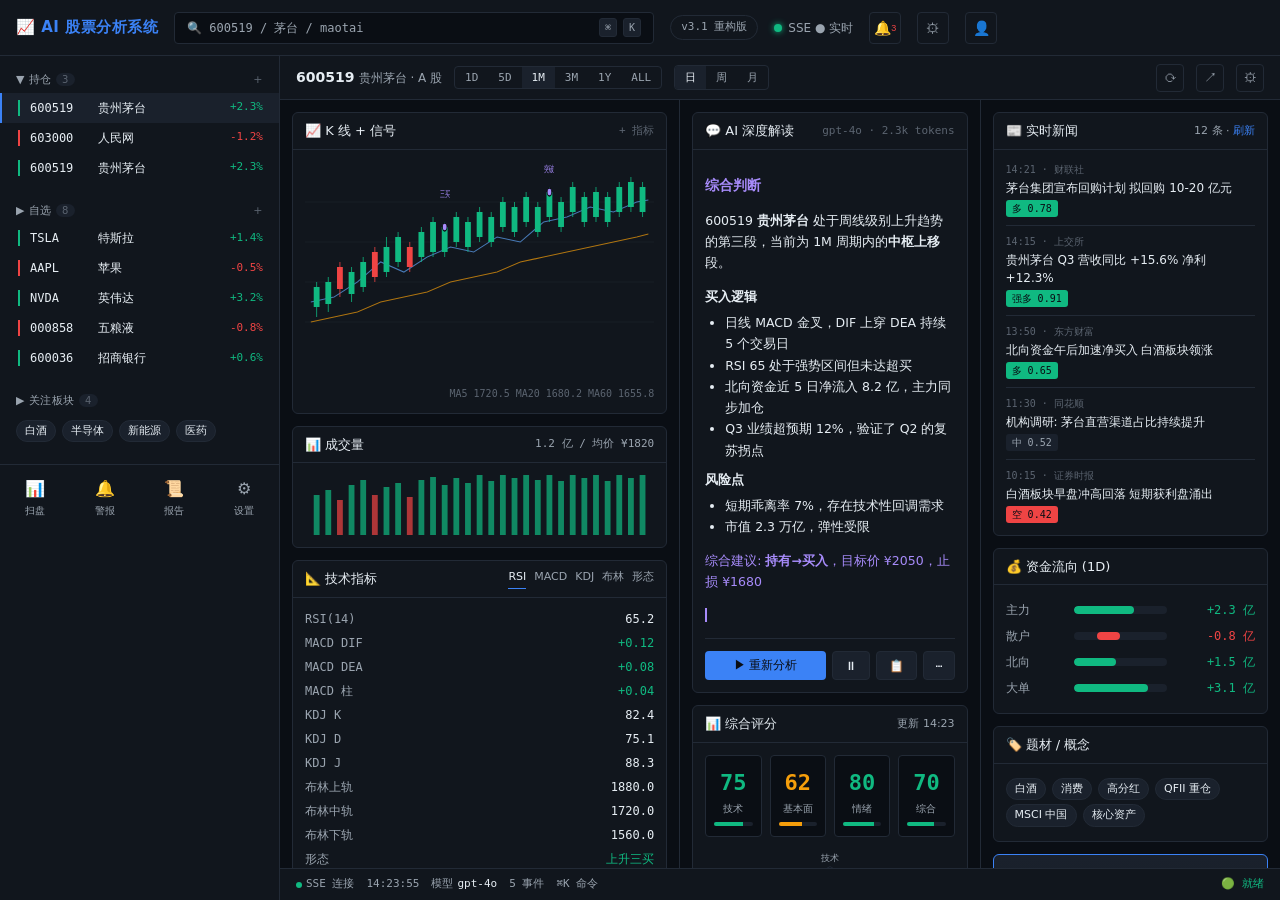
<file: 3.1重构版/docs/wireframe-workflow-shell.html>
<!doctype html>
<html lang="zh-CN">
<head>
<meta charset="UTF-8" />
<title>3.1 Workflow Shell — Wireframe v1</title>
<meta name="viewport" content="width=device-width, initial-scale=1.0" />
<style>
  /* ── Design Tokens (最终实现的源) ─────────────────────────── */
  :root {
    --bg-0: #0a0e14;        /* 全局底色 */
    --bg-1: #11161d;        /* 卡片底 */
    --bg-2: #1a212c;        /* 悬浮 / 选中 */
    --border: #222a36;      /* 1px 描边 */
    --text-1: #e6edf3;      /* 主文 */
    --text-2: #9aa4af;      /* 次文 */
    --text-3: #5b6470;      /* 弱化 */
    --accent-1: #3b82f6;    /* 主蓝 */
    --accent-2: #10b981;    /* 涨 / 多 */
    --accent-3: #ef4444;    /* 跌 / 空 */
    --accent-4: #f59e0b;    /* 警告 */
    --accent-5: #a78bfa;    /* AI / 流式 */
    --mono: 'JetBrains Mono', 'SF Mono', 'Menlo', monospace;
    --sans: 'PingFang SC', 'Microsoft YaHei', 'Inter', system-ui, sans-serif;
  }
  * { box-sizing: border-box; }
  html, body {
    margin: 0; padding: 0;
    font-family: var(--sans);
    color: var(--text-1);
    background: var(--bg-0);
    font-size: 13px;
    line-height: 1.5;
    -webkit-font-smoothing: antialiased;
  }

  /* ── 注释（设计说明） ─────────────────────────────────── */
  .anno {
    color: var(--accent-4);
    font-size: 11px;
    font-family: var(--mono);
    padding: 1px 4px;
    border: 1px dashed var(--accent-4);
    border-radius: 2px;
    margin-left: 6px;
  }

  /* ── 顶层骨架 ───────────────────────────────────────── */
  .app {
    display: grid;
    grid-template-rows: 56px 1fr;
    height: 100vh;
  }

  /* ── Header ────────────────────────────────────────── */
  .header {
    display: flex;
    align-items: center;
    padding: 0 16px;
    border-bottom: 1px solid var(--border);
    background: var(--bg-1);
    gap: 16px;
  }
  .header .logo {
    font-weight: 700;
    font-size: 15px;
    color: var(--accent-1);
    letter-spacing: 0.5px;
  }
  .header .search {
    flex: 1;
    max-width: 480px;
    height: 32px;
    background: var(--bg-0);
    border: 1px solid var(--border);
    border-radius: 4px;
    display: flex;
    align-items: center;
    padding: 0 12px;
    color: var(--text-2);
    font-family: var(--mono);
    font-size: 12px;
  }
  .header .search kbd {
    background: var(--bg-2);
    border: 1px solid var(--border);
    border-radius: 3px;
    padding: 1px 5px;
    font-size: 10px;
    margin-left: 6px;
  }
  .header .pill {
    font-size: 11px;
    padding: 3px 10px;
    border: 1px solid var(--border);
    border-radius: 99px;
    color: var(--text-2);
    font-family: var(--mono);
  }
  .header .sse {
    display: flex;
    align-items: center;
    gap: 6px;
    color: var(--text-2);
    font-size: 12px;
  }
  .header .sse .dot {
    width: 8px; height: 8px; border-radius: 50%;
    background: var(--accent-2);
    box-shadow: 0 0 6px var(--accent-2);
  }
  .header .icon-btn {
    width: 32px; height: 32px;
    border: 1px solid var(--border);
    border-radius: 4px;
    background: transparent;
    color: var(--text-2);
    display: flex; align-items: center; justify-content: center;
    cursor: pointer;
    font-size: 14px;
  }

  /* ── 主体 grid：左 280px + 右 1fr ──────────────────── */
  .main {
    display: grid;
    grid-template-columns: 280px 1fr;
    overflow: hidden;
  }

  /* ── 侧边栏 ─────────────────────────────────────── */
  .sidebar {
    border-right: 1px solid var(--border);
    background: var(--bg-1);
    overflow-y: auto;
    padding: 12px 0;
  }
  .sidebar .group {
    margin-bottom: 16px;
  }
  .sidebar .group-title {
    display: flex;
    justify-content: space-between;
    align-items: center;
    padding: 4px 16px;
    color: var(--text-2);
    font-size: 11px;
    text-transform: uppercase;
    letter-spacing: 0.5px;
  }
  .sidebar .group-title .count {
    background: var(--bg-2);
    color: var(--text-3);
    padding: 1px 6px;
    border-radius: 99px;
    font-size: 10px;
  }
  .sidebar .row {
    display: grid;
    grid-template-columns: 4px 60px 1fr auto;
    align-items: center;
    gap: 8px;
    padding: 6px 16px;
    cursor: pointer;
    font-size: 12px;
    border-left: 2px solid transparent;
  }
  .sidebar .row:hover { background: var(--bg-2); }
  .sidebar .row.active {
    background: var(--bg-2);
    border-left-color: var(--accent-1);
  }
  .sidebar .row .bar { width: 2px; height: 16px; background: transparent; }
  .sidebar .row.up .bar { background: var(--accent-2); }
  .sidebar .row.down .bar { background: var(--accent-3); }
  .sidebar .row .code { font-family: var(--mono); color: var(--text-1); }
  .sidebar .row .name { color: var(--text-1); white-space: nowrap; overflow: hidden; text-overflow: ellipsis; }
  .sidebar .row .pct { font-family: var(--mono); font-size: 11px; }
  .sidebar .row.up .pct { color: var(--accent-2); }
  .sidebar .row.down .pct { color: var(--accent-3); }
  .sidebar .row .price { font-family: var(--mono); color: var(--text-2); font-size: 11px; }

  .sidebar .bottom-nav {
    position: sticky;
    bottom: 0;
    background: var(--bg-1);
    border-top: 1px solid var(--border);
    display: grid;
    grid-template-columns: repeat(4, 1fr);
    padding: 8px 0;
    margin-top: 16px;
  }
  .sidebar .bottom-nav .item {
    display: flex; flex-direction: column;
    align-items: center; gap: 2px;
    color: var(--text-2);
    font-size: 10px;
    cursor: pointer;
    padding: 4px 0;
  }
  .sidebar .bottom-nav .item:hover { color: var(--text-1); }
  .sidebar .bottom-nav .item .ico { font-size: 16px; }

  /* ── 工作区 ────────────────────────────────────── */
  .workspace {
    display: grid;
    grid-template-rows: 44px 1fr 32px;
    overflow: hidden;
  }

  /* ── Toolbar ──────────────────────────────────── */
  .toolbar {
    display: flex;
    align-items: center;
    padding: 0 16px;
    border-bottom: 1px solid var(--border);
    background: var(--bg-1);
    gap: 12px;
  }
  .toolbar .title { font-weight: 600; font-size: 14px; }
  .toolbar .sub { color: var(--text-2); font-size: 12px; }
  .toolbar .seg {
    display: flex;
    border: 1px solid var(--border);
    border-radius: 4px;
    overflow: hidden;
  }
  .toolbar .seg button {
    background: transparent; border: 0; color: var(--text-2);
    padding: 4px 10px; font-size: 11px; cursor: pointer;
    font-family: var(--mono);
  }
  .toolbar .seg button.on { background: var(--bg-2); color: var(--text-1); }
  .toolbar .spacer { flex: 1; }
  .toolbar .icon-btn {
    width: 28px; height: 28px;
    border: 1px solid var(--border);
    border-radius: 4px;
    background: transparent; color: var(--text-2);
    cursor: pointer;
  }

  /* ── 三栏主内容 ──────────────────────────────── */
  .body {
    display: grid;
    grid-template-columns: 4fr 3fr 3fr;  /* 主图 : AI : 上下文 */
    gap: 1px;
    background: var(--border);  /* 用 1px gap 当描边 */
    overflow: hidden;
  }
  .col {
    background: var(--bg-0);
    overflow-y: auto;
    padding: 12px;
  }

  /* ── 卡片 ───────────────────────────────────── */
  .card {
    background: var(--bg-1);
    border: 1px solid var(--border);
    border-radius: 6px;
    margin-bottom: 12px;
  }
  .card-h {
    display: flex; justify-content: space-between; align-items: center;
    padding: 8px 12px;
    border-bottom: 1px solid var(--border);
    font-size: 12px;
    color: var(--text-2);
  }
  .card-h .title { color: var(--text-1); font-weight: 500; font-size: 13px; }
  .card-b { padding: 12px; }
  .card-b.flush { padding: 0; }

  /* ── K 线 placeholder ────────────────────────── */
  .kline-svg {
    width: 100%; height: 220px;
    display: block;
  }

  /* ── 评分卡 ─────────────────────────────────── */
  .score-grid {
    display: grid; grid-template-columns: repeat(4, 1fr); gap: 8px;
  }
  .score-cell {
    background: var(--bg-0);
    border: 1px solid var(--border);
    border-radius: 4px;
    padding: 10px 8px;
    text-align: center;
  }
  .score-cell .num {
    font-family: var(--mono);
    font-size: 22px;
    font-weight: 600;
  }
  .score-cell .lbl { font-size: 10px; color: var(--text-2); margin-top: 2px; }
  .score-cell .bar {
    height: 4px; background: var(--bg-2); border-radius: 2px; margin-top: 6px; overflow: hidden;
  }
  .score-cell .bar > div { height: 100%; }
  .score-up   .num { color: var(--accent-2); }
  .score-up   .bar > div { background: var(--accent-2); }
  .score-mid  .num { color: var(--accent-4); }
  .score-mid  .bar > div { background: var(--accent-4); }
  .score-down .num { color: var(--accent-3); }
  .score-down .bar > div { background: var(--accent-3); }

  /* ── AI 解读 ────────────────────────────────── */
  .ai-stream {
    font-size: 12.5px;
    line-height: 1.7;
    color: var(--text-1);
  }
  .ai-stream h2 { font-size: 14px; color: var(--accent-5); margin: 12px 0 6px; }
  .ai-stream h3 { font-size: 13px; color: var(--text-1); margin: 8px 0 4px; }
  .ai-stream ul { margin: 4px 0; padding-left: 20px; }
  .ai-stream .cursor {
    display: inline-block; width: 2px; height: 14px;
    background: var(--accent-5); vertical-align: -2px;
    animation: blink 1s infinite;
  }
  @keyframes blink { 50% { opacity: 0; } }

  /* ── 信号条（L0/L1/L2/L3） ────────────────── */
  .signal-row {
    display: grid; grid-template-columns: 50px 1fr 40px;
    gap: 8px; align-items: center; padding: 4px 0; font-size: 11px;
  }
  .signal-row .lbl { color: var(--text-2); font-family: var(--mono); }
  .signal-row .track {
    height: 6px; background: var(--bg-2); border-radius: 3px; position: relative; overflow: hidden;
  }
  .signal-row .track::after {
    content: ''; position: absolute; top: 0; left: 50%; height: 100%; width: 1px; background: var(--text-3);
  }
  .signal-row .track > div {
    position: absolute; top: 0; height: 100%;
  }
  .signal-row .track > div.neg { right: 50%; background: var(--accent-3); }
  .signal-row .track > div.pos { left: 50%; background: var(--accent-2); }
  .signal-row .val { font-family: var(--mono); text-align: right; }

  /* ── 表格 ────────────────────────────────── */
  table.fin {
    width: 100%; border-collapse: collapse;
    font-size: 12px;
  }
  table.fin th, table.fin td {
    padding: 6px 10px; text-align: right;
    border-bottom: 1px solid var(--border);
    font-family: var(--mono);
  }
  table.fin th {
    color: var(--text-2); font-weight: 500; font-size: 11px;
    text-align: right; background: var(--bg-1);
    position: sticky; top: 0;
  }
  table.fin th:first-child, table.fin td:first-child { text-align: left; }
  table.fin tbody tr:hover { background: var(--bg-2); }
  table.fin .pos { color: var(--accent-2); }
  table.fin .neg { color: var(--accent-3); }

  /* ── 操作建议卡 ───────────────────────────── */
  .op-card {
    background: linear-gradient(180deg, var(--bg-2) 0%, var(--bg-1) 100%);
    border: 1px solid var(--accent-1);
    border-radius: 6px;
    padding: 12px;
  }
  .op-card .rating {
    display: inline-block;
    padding: 2px 8px;
    border-radius: 3px;
    font-size: 11px;
    background: var(--accent-1);
    color: var(--bg-0);
    font-weight: 600;
  }
  .op-card .row2 {
    display: grid; grid-template-columns: 1fr 1fr; gap: 8px;
    margin-top: 8px; font-size: 12px;
  }
  .op-card .row2 .lbl { color: var(--text-2); font-size: 11px; }
  .op-card .row2 .val { font-family: var(--mono); font-size: 14px; color: var(--text-1); }
  .op-card .row2 .val.pos { color: var(--accent-2); }
  .op-card .row2 .val.neg { color: var(--accent-3); }
  .op-card .actions {
    display: flex; gap: 6px; margin-top: 12px;
  }
  .op-card .actions button {
    flex: 1; padding: 6px 0;
    background: var(--bg-0); color: var(--text-1);
    border: 1px solid var(--border); border-radius: 4px;
    cursor: pointer; font-size: 12px;
  }
  .op-card .actions button.primary {
    background: var(--accent-1); color: var(--bg-0); border-color: var(--accent-1);
  }

  /* ── 状态条 ─────────────────────────────── */
  .statusbar {
    display: flex; align-items: center; gap: 12px;
    padding: 0 16px;
    background: var(--bg-1);
    border-top: 1px solid var(--border);
    color: var(--text-2);
    font-size: 11px;
    font-family: var(--mono);
  }
  .statusbar .seg-item { display: flex; align-items: center; gap: 4px; }
  .statusbar .dot { width: 6px; height: 6px; border-radius: 50%; background: var(--accent-2); }
  .statusbar .spacer { flex: 1; }
  .statusbar kbd {
    background: var(--bg-2); border: 1px solid var(--border);
    border-radius: 3px; padding: 1px 5px; font-size: 10px;
  }

  /* ── 标签 chip ─────────────────────────────── */
  .chip {
    display: inline-block;
    padding: 2px 8px;
    background: var(--bg-2);
    border: 1px solid var(--border);
    border-radius: 99px;
    font-size: 11px;
    color: var(--text-1);
    margin: 2px 2px 2px 0;
    cursor: pointer;
  }
  .chip:hover { background: var(--bg-0); border-color: var(--accent-1); }

  /* ── 新闻流 ──────────────────────────────── */
  .news-item { padding: 8px 0; border-bottom: 1px solid var(--border); font-size: 12px; }
  .news-item:last-child { border-bottom: 0; }
  .news-item .ts { color: var(--text-3); font-size: 10px; font-family: var(--mono); }
  .news-item .title { color: var(--text-1); margin: 2px 0; }
  .news-item .sent {
    display: inline-block; padding: 1px 6px; border-radius: 3px;
    font-size: 10px; font-family: var(--mono);
  }
  .news-item .sent.bull { background: var(--accent-2); color: var(--bg-0); }
  .news-item .sent.bear { background: var(--accent-3); color: var(--bg-0); }
  .news-item .sent.neut { background: var(--bg-2); color: var(--text-2); }

  /* ── 资金条 ──────────────────────────────── */
  .flow-row {
    display: grid; grid-template-columns: 60px 1fr 80px;
    gap: 8px; align-items: center; padding: 4px 0; font-size: 12px;
  }
  .flow-row .lbl { color: var(--text-2); }
  .flow-row .track {
    height: 8px; background: var(--bg-2); border-radius: 4px; overflow: hidden; position: relative;
  }
  .flow-row .track > div { height: 100%; border-radius: 4px; }
  .flow-row .val { font-family: var(--mono); text-align: right; }
  .flow-row .val.pos { color: var(--accent-2); }
  .flow-row .val.neg { color: var(--accent-3); }

  /* ── 指标表 ────────────────────────────── */
  .ind-grid {
    display: grid; grid-template-columns: 1fr 1fr; gap: 6px 12px;
    font-family: var(--mono); font-size: 12px;
  }
  .ind-grid .lbl { color: var(--text-2); }
  .ind-grid .val { color: var(--text-1); text-align: right; }
  .ind-grid .val.pos { color: var(--accent-2); }
  .ind-grid .val.neg { color: var(--accent-3); }
</style>
</head>
<body>
<div class="app">

  <!-- ── 1. 全局 Header ──────────────────────────── -->
  <header class="header">
    <div class="logo">📈 AI 股票分析系统</div>
    <div class="search">
      🔍  600519 / 茅台 / maotai
      <span style="flex:1"></span>
      <kbd>⌘</kbd><kbd>K</kbd>
    </div>
    <div class="pill">v3.1 重构版</div>
    <div class="sse"><span class="dot"></span> SSE ● 实时</div>
    <button class="icon-btn" title="警报">🔔<sub style="color:var(--accent-3);font-size:9px;">3</sub></button>
    <button class="icon-btn" title="设置">⚙</button>
    <button class="icon-btn" title="账户">👤</button>
  </header>

  <div class="main">

    <!-- ── 2. 左侧栏：自选股 + 导航 ────────────────── -->
    <aside class="sidebar">
      <div class="group">
        <div class="group-title">
          <span>▼ 持仓 <span class="count">3</span></span>
          <span style="color:var(--text-3);cursor:pointer">+</span>
        </div>
        <div class="row up active">
          <span class="bar"></span>
          <span class="code">600519</span>
          <span class="name">贵州茅台</span>
          <span class="pct">+2.3%</span>
        </div>
        <div class="row down">
          <span class="bar"></span>
          <span class="code">603000</span>
          <span class="name">人民网</span>
          <span class="pct">-1.2%</span>
        </div>
        <div class="row up">
          <span class="bar"></span>
          <span class="code">600519</span>
          <span class="name">贵州茅台</span>
          <span class="pct">+2.3%</span>
        </div>
      </div>

      <div class="group">
        <div class="group-title">
          <span>▶ 自选 <span class="count">8</span></span>
          <span style="color:var(--text-3);cursor:pointer">+</span>
        </div>
        <div class="row up">
          <span class="bar"></span>
          <span class="code">TSLA</span>
          <span class="name">特斯拉</span>
          <span class="pct">+1.4%</span>
        </div>
        <div class="row down">
          <span class="bar"></span>
          <span class="code">AAPL</span>
          <span class="name">苹果</span>
          <span class="pct">-0.5%</span>
        </div>
        <div class="row up">
          <span class="bar"></span>
          <span class="code">NVDA</span>
          <span class="name">英伟达</span>
          <span class="pct">+3.2%</span>
        </div>
        <div class="row down">
          <span class="bar"></span>
          <span class="code">000858</span>
          <span class="name">五粮液</span>
          <span class="pct">-0.8%</span>
        </div>
        <div class="row up">
          <span class="bar"></span>
          <span class="code">600036</span>
          <span class="name">招商银行</span>
          <span class="pct">+0.6%</span>
        </div>
      </div>

      <div class="group">
        <div class="group-title">
          <span>▶ 关注板块 <span class="count">4</span></span>
        </div>
        <div style="padding: 4px 16px;">
          <span class="chip">白酒</span>
          <span class="chip">半导体</span>
          <span class="chip">新能源</span>
          <span class="chip">医药</span>
        </div>
      </div>

      <div class="bottom-nav">
        <div class="item"><div class="ico">📊</div>扫盘</div>
        <div class="item"><div class="ico">🔔</div>警报</div>
        <div class="item"><div class="ico">📜</div>报告</div>
        <div class="item"><div class="ico">⚙</div>设置</div>
      </div>
    </aside>

    <!-- ── 3. 工作区 ─────────────────────────────── -->
    <section class="workspace">

      <!-- 3.1 Toolbar -->
      <div class="toolbar">
        <div>
          <span class="title">600519</span>
          <span class="sub">贵州茅台 · A 股</span>
        </div>
        <div class="seg">
          <button>1D</button>
          <button>5D</button>
          <button class="on">1M</button>
          <button>3M</button>
          <button>1Y</button>
          <button>ALL</button>
        </div>
        <div class="seg">
          <button class="on">日</button>
          <button>周</button>
          <button>月</button>
        </div>
        <div class="spacer"></div>
        <button class="icon-btn" title="刷新">⟳</button>
        <button class="icon-btn" title="导出">↗</button>
        <button class="icon-btn" title="设置">⚙</button>
      </div>

      <!-- 3.2 三栏主内容 -->
      <div class="body">

        <!-- ── 第一栏：图表 ──────────────────────── -->
        <div class="col">

          <!-- K 线主图 -->
          <div class="card">
            <div class="card-h">
              <span class="title">📈 K 线 + 信号</span>
              <span style="color:var(--text-3);font-family:var(--mono);font-size:11px;">+ 指标</span>
            </div>
            <div class="card-b">
              <svg class="kline-svg" viewBox="0 0 600 220" preserveAspectRatio="none">
                <!-- 网格 -->
                <g stroke="#222a36" stroke-width="0.5">
                  <line x1="0" y1="40" x2="600" y2="40"/>
                  <line x1="0" y1="80" x2="600" y2="80"/>
                  <line x1="0" y1="120" x2="600" y2="120"/>
                  <line x1="0" y1="160" x2="600" y2="160"/>
                </g>
                <!-- MA 5 (浅蓝) -->
                <polyline fill="none" stroke="#60a5fa" stroke-width="1.2" opacity="0.7"
                  points="10,140 50,135 90,120 130,100 170,110 210,95 250,85 290,90 330,75 370,80 410,60 450,55 490,45 530,50 570,40 590,38"/>
                <!-- MA 20 (橙) -->
                <polyline fill="none" stroke="#f59e0b" stroke-width="1.2" opacity="0.7"
                  points="10,160 50,155 90,150 130,140 170,135 210,130 250,120 290,115 330,110 370,100 410,95 450,90 490,85 530,80 570,75 590,72"/>
                <!-- 蜡烛（绿涨红跌）—— 简化示意 -->
                <g>
                  <line x1="20" y1="120" x2="20" y2="155" stroke="#10b981"/>
                  <rect x="15" y="125" width="10" height="20" fill="#10b981"/>
                  <line x1="40" y1="115" x2="40" y2="150" stroke="#10b981"/>
                  <rect x="35" y="120" width="10" height="22" fill="#10b981"/>
                  <line x1="60" y1="100" x2="60" y2="135" stroke="#ef4444"/>
                  <rect x="55" y="105" width="10" height="22" fill="#ef4444"/>
                  <line x1="80" y1="105" x2="80" y2="140" stroke="#10b981"/>
                  <rect x="75" y="110" width="10" height="22" fill="#10b981"/>
                  <line x1="100" y1="95" x2="100" y2="130" stroke="#10b981"/>
                  <rect x="95" y="100" width="10" height="25" fill="#10b981"/>
                  <line x1="120" y1="85" x2="120" y2="120" stroke="#ef4444"/>
                  <rect x="115" y="90" width="10" height="25" fill="#ef4444"/>
                  <line x1="140" y1="75" x2="140" y2="115" stroke="#10b981"/>
                  <rect x="135" y="85" width="10" height="25" fill="#10b981"/>
                  <line x1="160" y1="70" x2="160" y2="105" stroke="#10b981"/>
                  <rect x="155" y="75" width="10" height="25" fill="#10b981"/>
                  <line x1="180" y1="80" x2="180" y2="110" stroke="#ef4444"/>
                  <rect x="175" y="85" width="10" height="20" fill="#ef4444"/>
                  <line x1="200" y1="65" x2="200" y2="100" stroke="#10b981"/>
                  <rect x="195" y="70" width="10" height="25" fill="#10b981"/>
                  <line x1="220" y1="55" x2="220" y2="95" stroke="#10b981"/>
                  <rect x="215" y="60" width="10" height="30" fill="#10b981"/>
                  <line x1="240" y1="60" x2="240" y2="95" stroke="#10b981"/>
                  <rect x="235" y="65" width="10" height="25" fill="#10b981"/>
                  <line x1="260" y1="50" x2="260" y2="85" stroke="#10b981"/>
                  <rect x="255" y="55" width="10" height="25" fill="#10b981"/>
                  <line x1="280" y1="55" x2="280" y2="90" stroke="#10b981"/>
                  <rect x="275" y="60" width="10" height="25" fill="#10b981"/>
                  <line x1="300" y1="45" x2="300" y2="80" stroke="#10b981"/>
                  <rect x="295" y="50" width="10" height="25" fill="#10b981"/>
                  <line x1="320" y1="50" x2="320" y2="85" stroke="#10b981"/>
                  <rect x="315" y="55" width="10" height="25" fill="#10b981"/>
                  <line x1="340" y1="35" x2="340" y2="70" stroke="#10b981"/>
                  <rect x="335" y="40" width="10" height="25" fill="#10b981"/>
                  <line x1="360" y1="40" x2="360" y2="75" stroke="#10b981"/>
                  <rect x="355" y="45" width="10" height="25" fill="#10b981"/>
                  <line x1="380" y1="30" x2="380" y2="65" stroke="#10b981"/>
                  <rect x="375" y="35" width="10" height="25" fill="#10b981"/>
                  <line x1="400" y1="40" x2="400" y2="75" stroke="#10b981"/>
                  <rect x="395" y="45" width="10" height="25" fill="#10b981"/>
                  <line x1="420" y1="25" x2="420" y2="60" stroke="#10b981"/>
                  <rect x="415" y="30" width="10" height="25" fill="#10b981"/>
                  <line x1="440" y1="35" x2="440" y2="70" stroke="#10b981"/>
                  <rect x="435" y="40" width="10" height="25" fill="#10b981"/>
                  <line x1="460" y1="20" x2="460" y2="55" stroke="#10b981"/>
                  <rect x="455" y="25" width="10" height="25" fill="#10b981"/>
                  <line x1="480" y1="30" x2="480" y2="65" stroke="#10b981"/>
                  <rect x="475" y="35" width="10" height="25" fill="#10b981"/>
                  <line x1="500" y1="25" x2="500" y2="60" stroke="#10b981"/>
                  <rect x="495" y="30" width="10" height="25" fill="#10b981"/>
                  <line x1="520" y1="30" x2="520" y2="65" stroke="#10b981"/>
                  <rect x="515" y="35" width="10" height="25" fill="#10b981"/>
                  <line x1="540" y1="20" x2="540" y2="55" stroke="#10b981"/>
                  <rect x="535" y="25" width="10" height="25" fill="#10b981"/>
                  <line x1="560" y1="15" x2="560" y2="50" stroke="#10b981"/>
                  <rect x="555" y="20" width="10" height="25" fill="#10b981"/>
                  <line x1="580" y1="20" x2="580" y2="55" stroke="#10b981"/>
                  <rect x="575" y="25" width="10" height="25" fill="#10b981"/>
                </g>
                <!-- 信号标注点 -->
                <circle cx="240" cy="65" r="4" fill="#a78bfa" stroke="#0a0e14" stroke-width="1.5"/>
                <text x="240" y="35" text-anchor="middle" fill="#a78bfa" font-size="9" font-family="monospace">三买</text>
                <circle cx="420" cy="30" r="4" fill="#a78bfa" stroke="#0a0e14" stroke-width="1.5"/>
                <text x="420" y="10" text-anchor="middle" fill="#a78bfa" font-size="9" font-family="monospace">突破</text>
              </svg>
              <div style="font-family:var(--mono);font-size:10px;color:var(--text-3);text-align:right;margin-top:4px;">
                MA5  1720.5   MA20  1680.2   MA60  1655.8
              </div>
            </div>
          </div>

          <!-- 成交量 -->
          <div class="card">
            <div class="card-h">
              <span class="title">📊 成交量</span>
              <span style="color:var(--text-2);font-family:var(--mono);font-size:11px;">1.2 亿 / 均价 ¥1820</span>
            </div>
            <div class="card-b">
              <svg viewBox="0 0 600 60" preserveAspectRatio="none" style="width:100%;height:60px;display:block;">
                <g>
                  <rect x="15" y="20" width="10" height="40" fill="#10b981" opacity="0.7"/>
                  <rect x="35" y="15" width="10" height="45" fill="#10b981" opacity="0.7"/>
                  <rect x="55" y="25" width="10" height="35" fill="#ef4444" opacity="0.7"/>
                  <rect x="75" y="10" width="10" height="50" fill="#10b981" opacity="0.7"/>
                  <rect x="95" y="5"  width="10" height="55" fill="#10b981" opacity="0.7"/>
                  <rect x="115" y="20" width="10" height="40" fill="#ef4444" opacity="0.7"/>
                  <rect x="135" y="12" width="10" height="48" fill="#10b981" opacity="0.7"/>
                  <rect x="155" y="8"  width="10" height="52" fill="#10b981" opacity="0.7"/>
                  <rect x="175" y="22" width="10" height="38" fill="#ef4444" opacity="0.7"/>
                  <rect x="195" y="5"  width="10" height="55" fill="#10b981" opacity="0.7"/>
                  <rect x="215" y="2"  width="10" height="58" fill="#10b981" opacity="0.7"/>
                  <rect x="235" y="10" width="10" height="50" fill="#10b981" opacity="0.7"/>
                  <rect x="255" y="3"  width="10" height="57" fill="#10b981" opacity="0.7"/>
                  <rect x="275" y="8"  width="10" height="52" fill="#10b981" opacity="0.7"/>
                  <rect x="295" y="0"  width="10" height="60" fill="#10b981" opacity="0.7"/>
                  <rect x="315" y="6"  width="10" height="54" fill="#10b981" opacity="0.7"/>
                  <rect x="335" y="0"  width="10" height="60" fill="#10b981" opacity="0.7"/>
                  <rect x="355" y="3"  width="10" height="57" fill="#10b981" opacity="0.7"/>
                  <rect x="375" y="0"  width="10" height="60" fill="#10b981" opacity="0.7"/>
                  <rect x="395" y="5"  width="10" height="55" fill="#10b981" opacity="0.7"/>
                  <rect x="415" y="0"  width="10" height="60" fill="#10b981" opacity="0.7"/>
                  <rect x="435" y="6"  width="10" height="54" fill="#10b981" opacity="0.7"/>
                  <rect x="455" y="0"  width="10" height="60" fill="#10b981" opacity="0.7"/>
                  <rect x="475" y="3"  width="10" height="57" fill="#10b981" opacity="0.7"/>
                  <rect x="495" y="0"  width="10" height="60" fill="#10b981" opacity="0.7"/>
                  <rect x="515" y="6"  width="10" height="54" fill="#10b981" opacity="0.7"/>
                  <rect x="535" y="0"  width="10" height="60" fill="#10b981" opacity="0.7"/>
                  <rect x="555" y="3"  width="10" height="57" fill="#10b981" opacity="0.7"/>
                  <rect x="575" y="0"  width="10" height="60" fill="#10b981" opacity="0.7"/>
                </g>
              </svg>
            </div>
          </div>

          <!-- 技术指标 -->
          <div class="card">
            <div class="card-h">
              <span class="title">📐 技术指标</span>
              <div style="display:flex;gap:8px;font-size:11px;">
                <span style="color:var(--text-1);border-bottom:1px solid var(--accent-1);padding-bottom:2px;">RSI</span>
                <span style="color:var(--text-2);">MACD</span>
                <span style="color:var(--text-2);">KDJ</span>
                <span style="color:var(--text-2);">布林</span>
                <span style="color:var(--text-2);">形态</span>
              </div>
            </div>
            <div class="card-b">
              <div class="ind-grid">
                <span class="lbl">RSI(14)</span>      <span class="val">65.2</span>
                <span class="lbl">MACD DIF</span>    <span class="val pos">+0.12</span>
                <span class="lbl">MACD DEA</span>    <span class="val pos">+0.08</span>
                <span class="lbl">MACD 柱</span>      <span class="val pos">+0.04</span>
                <span class="lbl">KDJ K</span>       <span class="val">82.4</span>
                <span class="lbl">KDJ D</span>       <span class="val">75.1</span>
                <span class="lbl">KDJ J</span>       <span class="val">88.3</span>
                <span class="lbl">布林上轨</span>     <span class="val">1880.0</span>
                <span class="lbl">布林中轨</span>     <span class="val">1720.0</span>
                <span class="lbl">布林下轨</span>     <span class="val">1560.0</span>
                <span class="lbl">形态</span>         <span class="val pos">上升三买</span>
                <span class="lbl">形态置信度</span>    <span class="val pos">78%</span>
              </div>
            </div>
          </div>

          <!-- L0/L1/L2/L3 信号 -->
          <div class="card">
            <div class="card-h">
              <span class="title">🎯 四层量化信号</span>
              <span style="color:var(--text-2);font-size:11px;">综合: <span style="color:var(--accent-2);font-family:var(--mono);">+0.4 偏多</span></span>
            </div>
            <div class="card-b">
              <div class="signal-row">
                <span class="lbl">L0 5m</span>
                <span class="track"><div class="pos" style="width:15%"></div></span>
                <span class="val pos">+0.3</span>
              </div>
              <div class="signal-row">
                <span class="lbl">L1 日</span>
                <span class="track"><div class="pos" style="width:25%"></div></span>
                <span class="val pos">+0.5</span>
              </div>
              <div class="signal-row">
                <span class="lbl">L2 周</span>
                <span class="track"><div class="pos" style="width:10%"></div></span>
                <span class="val pos">+0.2</span>
              </div>
              <div class="signal-row">
                <span class="lbl">L3 TTM</span>
                <span class="track"><div class="pos" style="width:20%"></div></span>
                <span class="val pos">+0.4</span>
              </div>
            </div>
          </div>

          <!-- 财务子区 -->
          <div class="card">
            <div class="card-h">
              <span class="title">💰 财务指标</span>
              <div style="display:flex;gap:8px;font-size:11px;">
                <span style="color:var(--text-1);border-bottom:1px solid var(--accent-1);padding-bottom:2px;">财务</span>
                <span style="color:var(--text-2);">龙虎榜</span>
                <span style="color:var(--text-2);">资金</span>
                <span style="color:var(--text-2);">大宗</span>
              </div>
            </div>
            <div class="card-b flush">
              <table class="fin">
                <thead>
                  <tr><th>指标</th><th>本期</th><th>上期</th><th>同比</th><th>行业</th></tr>
                </thead>
                <tbody>
                  <tr><td>ROE</td><td>32.5%</td><td>31.2%</td><td class="pos">+1.3%</td><td>18.2%</td></tr>
                  <tr><td>毛利率</td><td>91.2%</td><td>90.8%</td><td class="pos">+0.4%</td><td>62.5%</td></tr>
                  <tr><td>净利率</td><td>52.1%</td><td>51.0%</td><td class="pos">+1.1%</td><td>15.8%</td></tr>
                  <tr><td>负债率</td><td>19.3%</td><td>20.1%</td><td class="pos">-0.8%</td><td>42.7%</td></tr>
                  <tr><td>PE(TTM)</td><td>28.5</td><td>30.1</td><td class="pos">-1.6</td><td>35.2</td></tr>
                  <tr><td>PB</td><td>9.2</td><td>9.5</td><td class="pos">-0.3</td><td>5.8</td></tr>
                  <tr><td>股息率</td><td>1.8%</td><td>1.5%</td><td class="pos">+0.3%</td><td>1.2%</td></tr>
                </tbody>
              </table>
            </div>
          </div>

        </div>

        <!-- ── 第二栏：AI 解读 ──────────────────────── -->
        <div class="col">

          <div class="card">
            <div class="card-h">
              <span class="title">💬 AI 深度解读</span>
              <span style="color:var(--text-3);font-family:var(--mono);font-size:11px;">gpt-4o · 2.3k tokens</span>
            </div>
            <div class="card-b">
              <div class="ai-stream">
                <h2>综合判断</h2>
                <p>600519 <strong>贵州茅台</strong> 处于周线级别上升趋势的第三段，当前为 1M 周期内的<strong>中枢上移</strong>段。</p>

                <h3>买入逻辑</h3>
                <ul>
                  <li>日线 MACD 金叉，DIF 上穿 DEA 持续 5 个交易日</li>
                  <li>RSI 65 处于强势区间但未达超买</li>
                  <li>北向资金近 5 日净流入 8.2 亿，主力同步加仓</li>
                  <li>Q3 业绩超预期 12%，验证了 Q2 的复苏拐点</li>
                </ul>

                <h3>风险点</h3>
                <ul>
                  <li>短期乖离率 7%，存在技术性回调需求</li>
                  <li>市值 2.3 万亿，弹性受限</li>
                </ul>

                <p style="color:var(--text-5,#a78bfa)">综合建议: <strong>持有→买入</strong>，目标价 ¥2050，止损 ¥1680</p>
                <span class="cursor"></span>
              </div>
              <div style="display:flex;gap:6px;margin-top:12px;padding-top:12px;border-top:1px solid var(--border);">
                <button style="flex:1;background:var(--accent-1);color:var(--bg-0);border:0;border-radius:4px;padding:6px;cursor:pointer;font-size:12px;">▶ 重新分析</button>
                <button style="background:var(--bg-2);color:var(--text-1);border:1px solid var(--border);border-radius:4px;padding:6px 12px;cursor:pointer;font-size:12px;">⏸</button>
                <button style="background:var(--bg-2);color:var(--text-1);border:1px solid var(--border);border-radius:4px;padding:6px 12px;cursor:pointer;font-size:12px;">📋</button>
                <button style="background:var(--bg-2);color:var(--text-1);border:1px solid var(--border);border-radius:4px;padding:6px 12px;cursor:pointer;font-size:12px;">⋯</button>
              </div>
            </div>
          </div>

          <!-- 综合评分 -->
          <div class="card">
            <div class="card-h">
              <span class="title">📊 综合评分</span>
              <span style="color:var(--text-2);font-size:11px;">更新 14:23</span>
            </div>
            <div class="card-b">
              <div class="score-grid">
                <div class="score-cell score-up">
                  <div class="num">75</div>
                  <div class="lbl">技术</div>
                  <div class="bar"><div style="width:75%"></div></div>
                </div>
                <div class="score-cell score-mid">
                  <div class="num">62</div>
                  <div class="lbl">基本面</div>
                  <div class="bar"><div style="width:62%"></div></div>
                </div>
                <div class="score-cell score-up">
                  <div class="num">80</div>
                  <div class="lbl">情绪</div>
                  <div class="bar"><div style="width:80%"></div></div>
                </div>
                <div class="score-cell score-up">
                  <div class="num">70</div>
                  <div class="lbl">综合</div>
                  <div class="bar"><div style="width:70%"></div></div>
                </div>
              </div>
              <!-- 雷达图占位 (SVG) -->
              <div style="margin-top:12px;text-align:center;">
                <svg viewBox="0 0 200 160" style="width:100%;max-width:240px;height:140px;">
                  <g transform="translate(100,80)">
                    <!-- 网格 -->
                    <polygon points="0,-60 52,-30 52,30 0,60 -52,30 -52,-30" fill="none" stroke="#222a36"/>
                    <polygon points="0,-40 35,-20 35,20 0,40 -35,20 -35,-20" fill="none" stroke="#222a36"/>
                    <polygon points="0,-20 17,-10 17,10 0,20 -17,10 -17,-10" fill="none" stroke="#222a36"/>
                    <!-- 数据 (技术 75, 基本面 62, 情绪 80, 综合 70) -->
                    <polygon points="0,-45 27,-19 19,18 0,42 -32,18 -36,-22" fill="rgba(59,130,246,0.25)" stroke="#3b82f6" stroke-width="1.5"/>
                    <!-- 轴标签 -->
                    <text x="0" y="-66" text-anchor="middle" fill="#9aa4af" font-size="10">技术</text>
                    <text x="58" y="-25" text-anchor="start" fill="#9aa4af" font-size="10">情绪</text>
                    <text x="58" y="35" text-anchor="start" fill="#9aa4af" font-size="10">综合</text>
                    <text x="0" y="70" text-anchor="middle" fill="#9aa4af" font-size="10">基本</text>
                    <text x="-58" y="35" text-anchor="end" fill="#9aa4af" font-size="10">行业</text>
                    <text x="-58" y="-25" text-anchor="end" fill="#9aa4af" font-size="10">估值</text>
                  </g>
                </svg>
              </div>
            </div>
          </div>

          <!-- 历史评分趋势 -->
          <div class="card">
            <div class="card-h">
              <span class="title">📈 历史评分趋势 (30D)</span>
              <span style="color:var(--text-2);font-size:11px;">+8.2 ↑</span>
            </div>
            <div class="card-b">
              <svg viewBox="0 0 400 100" preserveAspectRatio="none" style="width:100%;height:100px;display:block;">
                <g stroke="#222a36" stroke-width="0.5">
                  <line x1="0" y1="25" x2="400" y2="25"/>
                  <line x1="0" y1="50" x2="400" y2="50"/>
                  <line x1="0" y1="75" x2="400" y2="75"/>
                </g>
                <polyline fill="none" stroke="#3b82f6" stroke-width="2"
                  points="0,70 15,68 30,72 45,65 60,60 75,58 90,55 105,52 120,48 135,45 150,42 165,40 180,38 195,35 210,32 225,30 240,28 255,25 270,28 285,30 300,25 315,22 330,20 345,18 360,15 375,18 390,12"/>
                <line x1="0" y1="50" x2="400" y2="50" stroke="#5b6470" stroke-dasharray="2,2"/>
              </svg>
            </div>
          </div>

          <!-- 事件时间线 -->
          <div class="card">
            <div class="card-h">
              <span class="title">⏱ 事件时间线</span>
              <span style="color:var(--text-2);font-size:11px;">8 事件</span>
            </div>
            <div class="card-b" style="font-size:12px;">
              <div style="display:grid;grid-template-columns:60px 1fr;gap:8px;padding:4px 0;border-bottom:1px solid var(--border);">
                <span style="color:var(--text-3);font-family:var(--mono);">14:21</span>
                <span><span style="color:var(--accent-2);">●</span> 茅台回购 10 亿</span>
              </div>
              <div style="display:grid;grid-template-columns:60px 1fr;gap:8px;padding:4px 0;border-bottom:1px solid var(--border);">
                <span style="color:var(--text-3);font-family:var(--mono);">14:15</span>
                <span><span style="color:var(--accent-2);">●</span> Q3 业绩超预期 12%</span>
              </div>
              <div style="display:grid;grid-template-columns:60px 1fr;gap:8px;padding:4px 0;border-bottom:1px solid var(--border);">
                <span style="color:var(--text-3);font-family:var(--mono);">13:50</span>
                <span><span style="color:var(--accent-1);">●</span> 北向资金净买入 5.2 亿</span>
              </div>
              <div style="display:grid;grid-template-columns:60px 1fr;gap:8px;padding:4px 0;border-bottom:1px solid var(--border);">
                <span style="color:var(--text-3);font-family:var(--mono);">10:00</span>
                <span><span style="color:var(--text-2);">●</span> 开盘高开 +1.2%</span>
              </div>
              <div style="display:grid;grid-template-columns:60px 1fr;gap:8px;padding:4px 0;">
                <span style="color:var(--text-3);font-family:var(--mono);">昨收</span>
                <span><span style="color:var(--accent-2);">●</span> 突破前高 ¥1800</span>
              </div>
            </div>
          </div>

        </div>

        <!-- ── 第三栏：上下文 ──────────────────────── -->
        <div class="col">

          <!-- 实时新闻 -->
          <div class="card">
            <div class="card-h">
              <span class="title">📰 实时新闻</span>
              <span style="color:var(--text-2);font-size:11px;">12 条 · <span style="color:var(--accent-1);cursor:pointer;">刷新</span></span>
            </div>
            <div class="card-b" style="padding:4px 12px;">
              <div class="news-item">
                <div class="ts">14:21 · 财联社</div>
                <div class="title">茅台集团宣布回购计划 拟回购 10-20 亿元</div>
                <span class="sent bull">多 0.78</span>
              </div>
              <div class="news-item">
                <div class="ts">14:15 · 上交所</div>
                <div class="title">贵州茅台 Q3 营收同比 +15.6% 净利 +12.3%</div>
                <span class="sent bull">强多 0.91</span>
              </div>
              <div class="news-item">
                <div class="ts">13:50 · 东方财富</div>
                <div class="title">北向资金午后加速净买入 白酒板块领涨</div>
                <span class="sent bull">多 0.65</span>
              </div>
              <div class="news-item">
                <div class="ts">11:30 · 同花顺</div>
                <div class="title">机构调研: 茅台直营渠道占比持续提升</div>
                <span class="sent neut">中 0.52</span>
              </div>
              <div class="news-item">
                <div class="ts">10:15 · 证券时报</div>
                <div class="title">白酒板块早盘冲高回落 短期获利盘涌出</div>
                <span class="sent bear">空 0.42</span>
              </div>
            </div>
          </div>

          <!-- 资金流向 -->
          <div class="card">
            <div class="card-h">
              <span class="title">💰 资金流向 (1D)</span>
            </div>
            <div class="card-b">
              <div class="flow-row">
                <span class="lbl">主力</span>
                <span class="track"><div style="width:65%;background:var(--accent-2)"></div></span>
                <span class="val pos">+2.3 亿</span>
              </div>
              <div class="flow-row">
                <span class="lbl">散户</span>
                <span class="track"><div style="width:25%;background:var(--accent-3);margin-left:25%"></div></span>
                <span class="val neg">-0.8 亿</span>
              </div>
              <div class="flow-row">
                <span class="lbl">北向</span>
                <span class="track"><div style="width:45%;background:var(--accent-2)"></div></span>
                <span class="val pos">+1.5 亿</span>
              </div>
              <div class="flow-row">
                <span class="lbl">大单</span>
                <span class="track"><div style="width:80%;background:var(--accent-2)"></div></span>
                <span class="val pos">+3.1 亿</span>
              </div>
            </div>
          </div>

          <!-- 题材概念 -->
          <div class="card">
            <div class="card-h">
              <span class="title">🏷️ 题材 / 概念</span>
            </div>
            <div class="card-b">
              <span class="chip">白酒</span>
              <span class="chip">消费</span>
              <span class="chip">高分红</span>
              <span class="chip">QFII 重仓</span>
              <span class="chip">MSCI 中国</span>
              <span class="chip">核心资产</span>
            </div>
          </div>

          <!-- 操作建议 -->
          <div class="op-card">
            <div>
              <span class="rating">持有 → 买入</span>
              <span style="color:var(--text-2);font-size:11px;margin-left:8px;">置信度 78%</span>
            </div>
            <div class="row2">
              <div><div class="lbl">目标价</div><div class="val pos">¥2050</div></div>
              <div><div class="lbl">止损价</div><div class="val neg">¥1680</div></div>
              <div><div class="lbl">建议仓位</div><div class="val">15%</div></div>
              <div><div class="lbl">持有周期</div><div class="val">1-3 月</div></div>
              <div><div class="lbl">预期收益</div><div class="val pos">+12.6%</div></div>
              <div><div class="lbl">风险收益比</div><div class="val">1 : 1.6</div></div>
            </div>
            <div class="actions">
              <button>📌 加入自选</button>
              <button class="primary">🔔 设警报</button>
            </div>
          </div>

          <!-- 相关股票 -->
          <div class="card" style="margin-top:12px;">
            <div class="card-h">
              <span class="title">🔗 相关股票</span>
            </div>
            <div class="card-b">
              <div style="display:grid;grid-template-columns:1fr 1fr;gap:6px;font-size:12px;">
                <span class="chip">000858 五粮液</span>
                <span class="chip">000568 泸州老窖</span>
                <span class="chip">600809 山西汾酒</span>
                <span class="chip">002304 洋河股份</span>
              </div>
            </div>
          </div>

        </div>

      </div>

      <!-- 3.3 状态条 -->
      <div class="statusbar">
        <div class="seg-item"><span class="dot"></span> SSE 连接</div>
        <div class="seg-item">14:23:55</div>
        <div class="seg-item">模型 <span style="color:var(--text-1)">gpt-4o</span></div>
        <div class="seg-item">5 事件</div>
        <div class="seg-item">⌘K 命令</div>
        <div class="spacer"></div>
        <div class="seg-item" style="color:var(--accent-2)">🟢 就绪</div>
      </div>

    </section>
  </div>
</div>

<!--
  ── 设计说明（开发者 Review 用） ───────────────────────
  1. 侧边栏：固定 280px，hover 高亮，选中态左侧 2px 蓝条
  2. 主内容：三栏 4:3:3，可拖拽分割条（v1 暂未实现，wireframe 用 grid 写死）
  3. K 线：纯 SVG 占位，v1 接入 ECharts
  4. AI 解读：流式 Markdown + cursor blink
  5. 评分卡：数字 + 横条 + 雷达图三冗余
  6. 操作建议：独立卡片，边框 1px 主蓝，关键操作按钮
  7. 状态条：固定 32px，承载 SSE 状态 + 模型 + 时间
  ─────────────────────────────────────────────────
-->
</body>
</html>
</file>
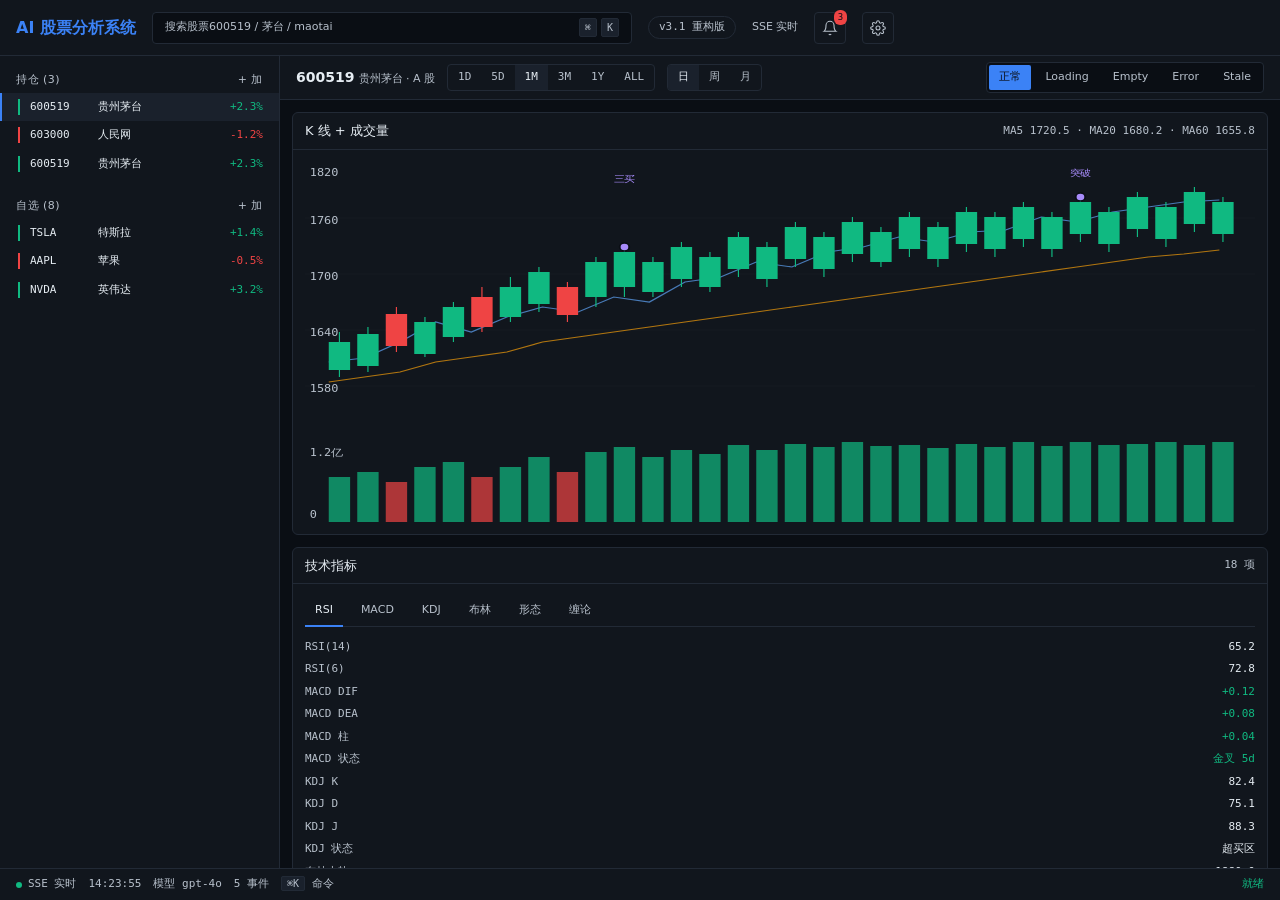
<file: 3.1重构版/docs/wireframes/chart-column.html>
<!doctype html>
<html lang="zh-CN">
<head>
<meta charset="UTF-8" />
<title>第一栏 Wireframe v1.2 · 600519 贵州茅台</title>
<meta name="viewport" content="width=device-width, initial-scale=1.0" />
<style>
/* ── 引入设计 token（v1.2 修订） ────────────────────── */
:root {
  --color-bg-0:        #0a0e14;
  --color-bg-1:        #11161d;
  --color-bg-2:        #1a212c;
  --color-bg-3:        #232b38;
  --color-border:      #222a36;
  --color-border-2:    #2e3744;
  --color-border-sub:  #1a2028;
  --color-text-1:      #e6edf3;
  --color-text-2:      #b8c1cc;
  --color-text-3:      #7c8693;
  --color-accent-1:    #3b82f6;
  --color-accent-1-h:  #60a5fa;
  --color-accent-2:    #10b981;
  --color-accent-3:    #ef4444;
  --color-accent-4:    #f59e0b;
  --color-accent-5:    #a78bfa;
  --color-accent-6:    #6b7280;
  --state-loading-bg:  rgba(59, 130, 246, 0.06);
  --state-empty-bg:    rgba(184, 193, 204, 0.04);
  --state-error-bg:    rgba(239, 68, 68, 0.08);
  --state-stale-bg:    rgba(245, 158, 11, 0.06);
  --color-focus-ring:  #60a5fa;
  --focus-ring-width:  2px;
  --focus-ring-offset: 2px;
  --font-sans: "PingFang SC", "Microsoft YaHei", "Inter", system-ui, sans-serif;
  --font-mono: "JetBrains Mono", "SF Mono", "Menlo", ui-monospace, monospace;
  --fs-display:  20px;
  --fs-h1:       16px;
  --fs-h2:       14px;
  --fs-body:     13px;
  --fs-caption:  11px;
  --fs-micro:    10px;
  --lh-tight:    1.3;
  --lh-normal:   1.5;
  --space-1:  4px; --space-2: 8px; --space-3: 12px; --space-4: 16px;
  --space-5: 20px; --space-6: 24px; --space-8: 32px;
  --radius-sm: 2px; --radius-md: 4px; --radius-lg: 6px; --radius-xl: 8px;
  --border-w-1: 1px; --border-w-2: 2px;
  --sidebar-w:  280px;
  --header-h:   56px;
  --toolbar-h:  44px;
  --statusbar-h: 32px;
  --table-row-h: 32px;
  --table-zebra: rgba(255, 255, 255, 0.02);
}
* { box-sizing: border-box; }
html, body {
  margin: 0; padding: 0;
  background: var(--color-bg-0);
  color: var(--color-text-1);
  font-family: var(--font-sans);
  font-size: var(--fs-body);
  line-height: var(--lh-normal);
  font-variant-numeric: tabular-nums lining-nums;
  -webkit-font-smoothing: antialiased;
}
button { font: inherit; color: inherit; cursor: pointer; }
:focus-visible {
  outline: var(--focus-ring-width) solid var(--color-focus-ring);
  outline-offset: var(--focus-ring-offset);
}

/* ── Layout ─────────────────────────────────── */
.app {
  display: grid;
  grid-template-rows: var(--header-h) 1fr var(--statusbar-h);
  height: 100vh;
}
.header {
  display: flex; align-items: center; padding: 0 var(--space-4);
  border-bottom: var(--border-w-1) solid var(--color-border);
  background: var(--color-bg-1);
  gap: var(--space-4);
}
.header .logo { font-weight: 700; color: var(--color-accent-1); font-size: var(--fs-h1); }
.header .search {
  flex: 1; max-width: 480px; height: 32px;
  background: var(--color-bg-0);
  border: var(--border-w-1) solid var(--color-border);
  border-radius: var(--radius-md);
  display: flex; align-items: center; padding: 0 var(--space-3);
  color: var(--color-text-2); font-size: var(--fs-caption);
}
.header kbd {
  background: var(--color-bg-2); border: var(--border-w-1) solid var(--color-border);
  border-radius: var(--radius-sm); padding: 1px 5px; font-size: var(--fs-micro);
  margin-left: var(--space-1);
}
.header .pill {
  font-size: var(--fs-caption); padding: 2px 10px;
  border: var(--border-w-1) solid var(--color-border);
  border-radius: 99px; color: var(--color-text-2);
  font-family: var(--font-mono);
}

/* Header icon-only buttons (icon + accessible label) */
.icon-btn {
  width: 32px; height: 32px;
  background: transparent;
  border: var(--border-w-1) solid var(--color-border);
  border-radius: var(--radius-md);
  color: var(--color-text-2);
  display: inline-flex; align-items: center; justify-content: center;
  cursor: pointer;
  padding: 0;
}
.icon-btn svg { width: 16px; height: 16px; stroke: currentColor; fill: none; stroke-width: 1.6; }
.icon-btn .badge {
  position: absolute; transform: translate(10px, -10px);
  background: var(--color-accent-3); color: var(--color-bg-0);
  font-size: 9px; padding: 1px 4px; border-radius: 6px;
  font-family: var(--font-mono);
}

.main {
  display: grid;
  grid-template-columns: var(--sidebar-w) 1fr;
  overflow: hidden;
}

/* ── Sidebar（精简） ────────────────────── */
.sidebar {
  border-right: var(--border-w-1) solid var(--color-border);
  background: var(--color-bg-1);
  overflow-y: auto;
  padding: var(--space-3) 0;
}
.sidebar .group { margin-bottom: var(--space-4); }
.sidebar .group-title {
  display: flex; justify-content: space-between; align-items: center;
  padding: var(--space-1) var(--space-4);
  color: var(--color-text-2); font-size: var(--fs-caption);
  text-transform: uppercase; letter-spacing: 0.5px;
}
.sidebar .group-title .count {
  background: var(--color-bg-2); color: var(--color-text-2);
  padding: 1px 6px; border-radius: 99px; font-size: var(--fs-micro);
}
.sidebar .row {
  display: grid; grid-template-columns: 4px 60px 1fr auto;
  align-items: center; gap: var(--space-2);
  padding: 6px var(--space-4); cursor: pointer; font-size: var(--fs-caption);
  border-left: var(--border-w-2) solid transparent;
}
.sidebar .row:hover { background: var(--color-bg-2); }
.sidebar .row.active { background: var(--color-bg-2); border-left-color: var(--color-accent-1); }
.sidebar .row .bar { width: var(--border-w-2); height: 16px; background: transparent; }
.sidebar .row.up .bar { background: var(--color-accent-2); }
.sidebar .row.down .bar { background: var(--color-accent-3); }
.sidebar .row .code { font-family: var(--font-mono); color: var(--color-text-1); }
.sidebar .row .name { color: var(--color-text-1); white-space: nowrap; overflow: hidden; text-overflow: ellipsis; }
.sidebar .row .pct { font-family: var(--font-mono); }
.sidebar .row.up .pct { color: var(--color-accent-2); }
.sidebar .row.down .pct { color: var(--color-accent-3); }

/* ── Workspace ─────────────────────────────── */
.workspace {
  display: grid;
  grid-template-rows: var(--toolbar-h) auto 1fr;
  overflow: hidden;
}
.toolbar {
  display: flex; align-items: center; padding: 0 var(--space-4);
  border-bottom: var(--border-w-1) solid var(--color-border);
  background: var(--color-bg-1); gap: var(--space-3);
}
.toolbar .title { font-weight: 600; font-size: var(--fs-h2); }
.toolbar .sub { color: var(--color-text-2); font-size: var(--fs-caption); }
.toolbar .seg {
  display: flex; border: var(--border-w-1) solid var(--color-border);
  border-radius: var(--radius-md); overflow: hidden;
}
.toolbar .seg button {
  background: transparent; border: 0; color: var(--color-text-2);
  padding: 4px 10px; font-size: var(--fs-caption); font-family: var(--font-mono);
}
.toolbar .seg button.on { background: var(--color-bg-2); color: var(--color-text-1); }
.toolbar .spacer { flex: 1; }
.toolbar .state-toggle {
  display: flex; gap: var(--space-1); padding: 2px;
  background: var(--color-bg-0); border: var(--border-w-1) solid var(--color-border);
  border-radius: var(--radius-md);
}
.toolbar .state-toggle button {
  background: transparent; border: 0; color: var(--color-text-2);
  padding: 4px 10px; font-size: var(--fs-caption);
  border-radius: var(--radius-sm);
}
.toolbar .state-toggle button.on { background: var(--color-accent-1); color: var(--color-bg-0); }

/* ── 顶部 stale 提示条 ─────────────────── */
.stale-bar {
  display: none;
  background: var(--state-stale-bg);
  border-bottom: var(--border-w-1) solid var(--color-accent-4);
  padding: 6px var(--space-4);
  color: var(--color-accent-4);
  font-size: var(--fs-caption);
  align-items: center; gap: var(--space-2);
}
.stale-bar.show { display: flex; }
.stale-bar .refresh {
  margin-left: auto; background: transparent;
  color: var(--color-accent-4); border: var(--border-w-1) solid var(--color-accent-4);
  border-radius: var(--radius-sm); padding: 2px 10px; font-size: var(--fs-caption);
}

/* ── 主列 ────────────────────────────────── */
.col {
  background: var(--color-bg-0);
  overflow-y: auto;
  padding: var(--space-3);
}
.card {
  background: var(--color-bg-1);
  border: var(--border-w-1) solid var(--color-border);
  border-radius: var(--radius-lg);
  margin-bottom: var(--space-3);
  position: relative;
}
.card-h {
  display: flex; justify-content: space-between; align-items: center;
  padding: 8px var(--space-3);
  border-bottom: var(--border-w-1) solid var(--color-border);
  font-size: var(--fs-caption); color: var(--color-text-2);
}
.card-h .title { color: var(--color-text-1); font-weight: 500; font-size: var(--fs-body); }
.card-h .meta { color: var(--color-text-2); font-size: var(--fs-caption); font-family: var(--font-mono); }
.card-b { padding: var(--space-3); }
.card-b.flush { padding: 0; }

/* Stale 角标 · 4 张卡都用 */
.stale-badge {
  position: absolute; top: 8px; right: 12px;
  font-size: var(--fs-micro); color: var(--color-accent-4);
  font-family: var(--font-mono);
  background: var(--state-stale-bg);
  border: var(--border-w-1) solid var(--color-accent-4);
  border-radius: var(--radius-sm);
  padding: 1px 6px;
  z-index: 2;
}

/* ── K 线 SVG ───────────────────────────── */
.kline-svg { width: 100%; height: 280px; display: block; }
.kline-axis {
  font-size: var(--fs-micro); fill: var(--color-text-2);
  font-family: var(--font-mono);
}
.vol-svg { width: 100%; height: 80px; display: block; }

/* ── 指标网格 ─────────────────────────── */
.ind-grid {
  display: grid; grid-template-columns: 1fr 1fr; gap: 6px var(--space-3);
  font-family: var(--font-mono); font-size: var(--fs-caption);
}
.ind-grid .lbl { color: var(--color-text-2); }
.ind-grid .val { color: var(--color-text-1); text-align: right; }
.ind-grid .val.pos { color: var(--color-accent-2); }
.ind-grid .val.neg { color: var(--color-accent-3); }
.ind-grid .row { display: contents; }

/* ── L0/L1/L2/L3 信号条 ──────────────── */
.signal-row {
  display: grid; grid-template-columns: 56px 1fr 56px;
  gap: var(--space-2); align-items: center;
  padding: var(--space-1) 0; font-size: var(--fs-caption);
}
.signal-row .lbl { color: var(--color-text-2); font-family: var(--font-mono); }
.signal-row .track {
  height: 6px; background: var(--color-bg-2);
  border-radius: 3px; position: relative; overflow: hidden;
}
.signal-row .track::after {
  content: ''; position: absolute; top: 0; left: 50%;
  height: 100%; width: 1px; background: var(--color-text-3);
}
.signal-row .track > div { position: absolute; top: 0; height: 100%; }
.signal-row .track > div.neg { right: 50%; background: var(--color-accent-3); }
.signal-row .track > div.pos { left: 50%; background: var(--color-accent-2); }
.signal-row .val { font-family: var(--font-mono); text-align: right; }

/* ── 财务表 ────────────────────────────── */
table.fin {
  width: 100%; border-collapse: collapse;
  font-size: var(--fs-caption);
}
table.fin th, table.fin td {
  padding: 6px var(--space-3); text-align: right;
  border-bottom: var(--border-w-1) solid var(--color-border-sub);
  font-family: var(--font-mono);
}
table.fin th {
  color: var(--color-text-2); font-weight: 500;
  text-align: right; background: var(--color-bg-1);
  position: sticky; top: 0; font-size: var(--fs-micro);
  text-transform: uppercase; letter-spacing: 0.3px;
}
table.fin th:first-child, table.fin td:first-child { text-align: left; }
table.fin tbody tr:hover { background: var(--color-bg-2); }
table.fin tbody tr:nth-child(even) { background: var(--table-zebra); }
table.fin .pos { color: var(--color-accent-2); }
table.fin .neg { color: var(--color-accent-3); }

/* ── 子 tab ────────────────────────────── */
.subtab {
  display: flex; gap: var(--space-2); font-size: var(--fs-caption);
  border-bottom: var(--border-w-1) solid var(--color-border);
  margin-bottom: var(--space-3);
}
.subtab button {
  background: transparent; border: 0; color: var(--color-text-2);
  padding: 6px 10px; border-bottom: 2px solid transparent; margin-bottom: -1px;
}
.subtab button.on {
  color: var(--color-text-1); border-bottom-color: var(--color-accent-1);
}

/* ── 4 态视觉 ──────────────────────────── */
.state-loading .card-body,
[data-slot="body"][data-active-state="loading"] {
  background: var(--state-loading-bg);
}
[data-slot="body"][data-active-state="empty"] {
  background: var(--state-empty-bg);
}
[data-slot="body"][data-active-state="error"] {
  background: var(--state-error-bg);
}
[data-slot="body"][data-active-state="stale"] {
  background: var(--state-stale-bg);
}

/* ── 骨架 / 空 / 错 / 错块 ──────────────── */
.skeleton {
  background: var(--color-bg-2);
  border-radius: var(--radius-sm);
  height: 12px; margin-bottom: var(--space-2);
}
.skeleton.w70 { width: 70%; }
.skeleton.w50 { width: 50%; }
.skeleton.w90 { width: 90%; }
.skeleton.h24 { height: 24px; }
.skeleton.h40 { height: 40px; }

.empty-block, .error-block, .stale-block {
  display: flex; flex-direction: column; align-items: center;
  padding: var(--space-6) var(--space-4);
  text-align: center;
}
.empty-block svg, .error-block svg {
  width: 48px; height: 48px;
  stroke: var(--color-text-3); fill: none; stroke-width: 1.5;
  margin-bottom: var(--space-3);
}
.error-block svg { stroke: var(--color-accent-3); }
.empty-block .head { color: var(--color-text-1); font-size: var(--fs-h2); margin-bottom: var(--space-1); }
.empty-block .sub { color: var(--color-text-2); font-size: var(--fs-caption); margin-bottom: var(--space-4); }
.empty-block .cta {
  background: var(--color-accent-1); color: var(--color-bg-0);
  border: 0; border-radius: var(--radius-md);
  padding: 6px 16px; font-size: var(--fs-caption);
}
.error-block .code {
  font-family: var(--font-mono); color: var(--color-text-3);
  font-size: var(--fs-micro); margin: var(--space-2) 0;
}
.error-block .actions { display: flex; gap: var(--space-2); }
.error-block button {
  background: var(--color-bg-0); color: var(--color-text-1);
  border: var(--border-w-1) solid var(--color-border);
  border-radius: var(--radius-md); padding: 6px 14px; font-size: var(--fs-caption);
}
.error-block button.primary {
  background: var(--color-accent-3); color: var(--color-bg-0); border-color: var(--color-accent-3);
}

.stale-tag {
  display: inline-flex; align-items: center; gap: 4px;
  font-size: var(--fs-micro); color: var(--color-accent-4);
  font-family: var(--font-mono);
}

/* ── Status bar ───────────────────────── */
.statusbar {
  display: flex; align-items: center; gap: var(--space-3);
  padding: 0 var(--space-4);
  background: var(--color-bg-1);
  border-top: var(--border-w-1) solid var(--color-border);
  color: var(--color-text-2);
  font-size: var(--fs-caption); font-family: var(--font-mono);
}
.statusbar .dot { width: 6px; height: 6px; border-radius: 50%; background: var(--color-accent-2); }
.statusbar .spacer { flex: 1; }
.statusbar kbd {
  background: var(--color-bg-2); border: var(--border-w-1) solid var(--color-border);
  border-radius: var(--radius-sm); padding: 1px 5px; font-size: var(--fs-micro);
}

.anno {
  color: var(--color-accent-5); font-family: var(--font-mono);
  font-size: var(--fs-micro); padding: 1px 5px;
  border: 1px dashed var(--color-accent-5);
  border-radius: var(--radius-sm); margin-left: var(--space-2);
}
</style>
</head>
<body>

<div class="app">

  <!-- ── Header ────────────────────────────── -->
  <header class="header" role="banner">
    <div class="logo">AI 股票分析系统</div>
    <div class="search" role="search">
      <label class="visually-hidden" for="search">搜索股票</label>
      600519 / 茅台 / maotai
      <span style="flex:1"></span>
      <kbd>⌘</kbd><kbd>K</kbd>
    </div>
    <div class="pill">v3.1 重构版</div>
    <div style="color:var(--color-text-2);font-size:var(--fs-caption);">SSE 实时</div>
    <button class="icon-btn" aria-label="警报（3 条未读）" style="position:relative;">
      <svg viewBox="0 0 24 24"><path d="M6 8a6 6 0 0 1 12 0c0 7 3 9 3 9H3s3-2 3-9 M10.3 21a1.94 1.94 0 0 0 3.4 0"/></svg>
      <span class="badge" aria-hidden="true">3</span>
    </button>
    <button class="icon-btn" aria-label="设置">
      <svg viewBox="0 0 24 24"><circle cx="12" cy="12" r="3"/><path d="M19.4 15a1.65 1.65 0 0 0 .33 1.82l.06.06a2 2 0 0 1 0 2.83 2 2 0 0 1-2.83 0l-.06-.06a1.65 1.65 0 0 0-1.82-.33 1.65 1.65 0 0 0-1 1.51V21a2 2 0 0 1-2 2 2 2 0 0 1-2-2v-.09A1.65 1.65 0 0 0 9 19.4a1.65 1.65 0 0 0-1.82.33l-.06.06a2 2 0 0 1-2.83 0 2 2 0 0 1 0-2.83l.06-.06a1.65 1.65 0 0 0 .33-1.82 1.65 1.65 0 0 0-1.51-1H3a2 2 0 0 1-2-2 2 2 0 0 1 2-2h.09A1.65 1.65 0 0 0 4.6 9a1.65 1.65 0 0 0-.33-1.82l-.06-.06a2 2 0 0 1 0-2.83 2 2 0 0 1 2.83 0l.06.06a1.65 1.65 0 0 0 1.82.33H9a1.65 1.65 0 0 0 1-1.51V3a2 2 0 0 1 2-2 2 2 0 0 1 2 2v.09a1.65 1.65 0 0 0 1 1.51 1.65 1.65 0 0 0 1.82-.33l.06-.06a2 2 0 0 1 2.83 0 2 2 0 0 1 0 2.83l-.06.06a1.65 1.65 0 0 0-.33 1.82V9a1.65 1.65 0 0 0 1.51 1H21a2 2 0 0 1 2 2 2 2 0 0 1-2 2h-.09a1.65 1.65 0 0 0-1.51 1z"/></svg>
    </button>
  </header>

  <div class="main">

    <!-- ── Sidebar（精简） ────────────────────── -->
    <aside class="sidebar" role="complementary" aria-label="自选股">
      <div class="group">
        <div class="group-title"><span>持仓 (3)</span><span>+ 加</span></div>
        <div class="row up active">
          <span class="bar" aria-hidden="true"></span>
          <span class="code">600519</span>
          <span class="name">贵州茅台</span>
          <span class="pct">+2.3%</span>
        </div>
        <div class="row down">
          <span class="bar" aria-hidden="true"></span>
          <span class="code">603000</span>
          <span class="name">人民网</span>
          <span class="pct">-1.2%</span>
        </div>
        <div class="row up">
          <span class="bar" aria-hidden="true"></span>
          <span class="code">600519</span>
          <span class="name">贵州茅台</span>
          <span class="pct">+2.3%</span>
        </div>
      </div>
      <div class="group">
        <div class="group-title"><span>自选 (8)</span><span>+ 加</span></div>
        <div class="row up"><span class="bar" aria-hidden="true"></span><span class="code">TSLA</span><span class="name">特斯拉</span><span class="pct">+1.4%</span></div>
        <div class="row down"><span class="bar" aria-hidden="true"></span><span class="code">AAPL</span><span class="name">苹果</span><span class="pct">-0.5%</span></div>
        <div class="row up"><span class="bar" aria-hidden="true"></span><span class="code">NVDA</span><span class="name">英伟达</span><span class="pct">+3.2%</span></div>
      </div>
    </aside>

    <!-- ── Workspace ─────────────────────────── -->
    <section class="workspace" role="main">

      <div class="toolbar">
        <div>
          <span class="title">600519</span>
          <span class="sub">贵州茅台 · A 股</span>
        </div>
        <div class="seg" role="group" aria-label="K 线周期">
          <button>1D</button><button>5D</button><button class="on" aria-pressed="true">1M</button>
          <button>3M</button><button>1Y</button><button>ALL</button>
        </div>
        <div class="seg" role="group" aria-label="K 线频率">
          <button class="on" aria-pressed="true">日</button><button>周</button><button>月</button>
        </div>
        <div class="spacer"></div>
        <div class="state-toggle" role="tablist" aria-label="状态演示">
          <button data-state="normal" class="on" role="tab" aria-selected="true">正常</button>
          <button data-state="loading" role="tab" aria-selected="false">Loading</button>
          <button data-state="empty" role="tab" aria-selected="false">Empty</button>
          <button data-state="error" role="tab" aria-selected="false">Error</button>
          <button data-state="stale" role="tab" aria-selected="false">Stale</button>
        </div>
      </div>

      <div class="stale-bar" id="stale-bar" role="status" aria-live="polite">
        <span>数据更新于 2 小时前 · 非交易时段，下次刷新 09:30</span>
        <button class="refresh">立即刷新</button>
      </div>

      <div class="col" id="col">

        <!-- ── Card 1: K 线 + 成交量 ─────────────── -->
        <div class="card" data-card="kline">
          <div class="card-h">
            <span class="title">K 线 + 成交量</span>
            <span class="meta">MA5 1720.5 · MA20 1680.2 · MA60 1655.8</span>
          </div>
          <div class="card-b" data-slot="body" aria-live="polite">

            <!-- normal -->
            <div data-state="normal">
              <svg class="kline-svg" viewBox="0 0 800 280" preserveAspectRatio="none" role="img" aria-label="K 线图，30 根日 K，最近 30 个交易日">
                <g stroke="#1a2028" stroke-width="0.5">
                  <line x1="0" y1="56" x2="800" y2="56"/>
                  <line x1="0" y1="112" x2="800" y2="112"/>
                  <line x1="0" y1="168" x2="800" y2="168"/>
                  <line x1="0" y1="224" x2="800" y2="224"/>
                </g>
                <text x="4" y="14" class="kline-axis">1820</text>
                <text x="4" y="62" class="kline-axis">1760</text>
                <text x="4" y="118" class="kline-axis">1700</text>
                <text x="4" y="174" class="kline-axis">1640</text>
                <text x="4" y="230" class="kline-axis">1580</text>
                <polyline fill="none" stroke="#60a5fa" stroke-width="1.2" opacity="0.7"
                  points="20,200 50,196 80,180 110,160 140,170 170,155 200,145 230,150 260,135 290,140 320,120 350,115 380,100 410,105 440,90 470,85 500,75 530,80 560,70 590,68 620,55 650,60 680,50 710,45 740,40 770,38"/>
                <polyline fill="none" stroke="#f59e0b" stroke-width="1.2" opacity="0.7"
                  points="20,220 50,215 80,210 110,200 140,195 170,190 200,180 230,175 260,170 290,165 320,160 350,155 380,150 410,145 440,140 470,135 500,130 530,125 560,120 590,115 620,110 650,105 680,100 710,95 740,92 770,88"/>
                <g>
                  <line x1="29" y1="170" x2="29" y2="215" stroke="#10b981"/><rect x="20" y="180" width="18" height="28" fill="#10b981"/>
                  <line x1="53" y1="165" x2="53" y2="210" stroke="#10b981"/><rect x="44" y="172" width="18" height="32" fill="#10b981"/>
                  <line x1="77" y1="145" x2="77" y2="190" stroke="#ef4444"/><rect x="68" y="152" width="18" height="32" fill="#ef4444"/>
                  <line x1="101" y1="155" x2="101" y2="195" stroke="#10b981"/><rect x="92" y="160" width="18" height="32" fill="#10b981"/>
                  <line x1="125" y1="140" x2="125" y2="180" stroke="#10b981"/><rect x="116" y="145" width="18" height="30" fill="#10b981"/>
                  <line x1="149" y1="125" x2="149" y2="170" stroke="#ef4444"/><rect x="140" y="135" width="18" height="30" fill="#ef4444"/>
                  <line x1="173" y1="115" x2="173" y2="160" stroke="#10b981"/><rect x="164" y="125" width="18" height="30" fill="#10b981"/>
                  <line x1="197" y1="105" x2="197" y2="150" stroke="#10b981"/><rect x="188" y="110" width="18" height="32" fill="#10b981"/>
                  <line x1="221" y1="120" x2="221" y2="160" stroke="#ef4444"/><rect x="212" y="125" width="18" height="28" fill="#ef4444"/>
                  <line x1="245" y1="95" x2="245" y2="145" stroke="#10b981"/><rect x="236" y="100" width="18" height="35" fill="#10b981"/>
                  <line x1="269" y1="85" x2="269" y2="135" stroke="#10b981"/><rect x="260" y="90" width="18" height="35" fill="#10b981"/>
                  <line x1="293" y1="95" x2="293" y2="135" stroke="#10b981"/><rect x="284" y="100" width="18" height="30" fill="#10b981"/>
                  <line x1="317" y1="80" x2="317" y2="125" stroke="#10b981"/><rect x="308" y="85" width="18" height="32" fill="#10b981"/>
                  <line x1="341" y1="90" x2="341" y2="130" stroke="#10b981"/><rect x="332" y="95" width="18" height="30" fill="#10b981"/>
                  <line x1="365" y1="70" x2="365" y2="115" stroke="#10b981"/><rect x="356" y="75" width="18" height="32" fill="#10b981"/>
                  <line x1="389" y1="80" x2="389" y2="125" stroke="#10b981"/><rect x="380" y="85" width="18" height="32" fill="#10b981"/>
                  <line x1="413" y1="60" x2="413" y2="105" stroke="#10b981"/><rect x="404" y="65" width="18" height="32" fill="#10b981"/>
                  <line x1="437" y1="70" x2="437" y2="115" stroke="#10b981"/><rect x="428" y="75" width="18" height="32" fill="#10b981"/>
                  <line x1="461" y1="55" x2="461" y2="100" stroke="#10b981"/><rect x="452" y="60" width="18" height="32" fill="#10b981"/>
                  <line x1="485" y1="65" x2="485" y2="105" stroke="#10b981"/><rect x="476" y="70" width="18" height="30" fill="#10b981"/>
                  <line x1="509" y1="50" x2="509" y2="95" stroke="#10b981"/><rect x="500" y="55" width="18" height="32" fill="#10b981"/>
                  <line x1="533" y1="60" x2="533" y2="105" stroke="#10b981"/><rect x="524" y="65" width="18" height="32" fill="#10b981"/>
                  <line x1="557" y1="45" x2="557" y2="90" stroke="#10b981"/><rect x="548" y="50" width="18" height="32" fill="#10b981"/>
                  <line x1="581" y1="50" x2="581" y2="95" stroke="#10b981"/><rect x="572" y="55" width="18" height="32" fill="#10b981"/>
                  <line x1="605" y1="40" x2="605" y2="85" stroke="#10b981"/><rect x="596" y="45" width="18" height="32" fill="#10b981"/>
                  <line x1="629" y1="50" x2="629" y2="95" stroke="#10b981"/><rect x="620" y="55" width="18" height="32" fill="#10b981"/>
                  <line x1="653" y1="35" x2="653" y2="80" stroke="#10b981"/><rect x="644" y="40" width="18" height="32" fill="#10b981"/>
                  <line x1="677" y1="45" x2="677" y2="90" stroke="#10b981"/><rect x="668" y="50" width="18" height="32" fill="#10b981"/>
                  <line x1="701" y1="30" x2="701" y2="75" stroke="#10b981"/><rect x="692" y="35" width="18" height="32" fill="#10b981"/>
                  <line x1="725" y1="40" x2="725" y2="85" stroke="#10b981"/><rect x="716" y="45" width="18" height="32" fill="#10b981"/>
                  <line x1="749" y1="25" x2="749" y2="70" stroke="#10b981"/><rect x="740" y="30" width="18" height="32" fill="#10b981"/>
                  <line x1="773" y1="35" x2="773" y2="80" stroke="#10b981"/><rect x="764" y="40" width="18" height="32" fill="#10b981"/>
                </g>
                <circle cx="269" cy="85" r="4" fill="#a78bfa" stroke="#0a0e14" stroke-width="1.5"/>
                <text x="269" y="20" text-anchor="middle" fill="#a78bfa" font-size="9" font-family="monospace">三买</text>
                <circle cx="653" cy="35" r="4" fill="#a78bfa" stroke="#0a0e14" stroke-width="1.5"/>
                <text x="653" y="14" text-anchor="middle" fill="#a78bfa" font-size="9" font-family="monospace">突破</text>
              </svg>
              <svg class="vol-svg" viewBox="0 0 800 80" preserveAspectRatio="none" role="img" aria-label="成交量柱状图">
                <g>
                  <rect x="20" y="35" width="18" height="45" fill="#10b981" opacity="0.7"/>
                  <rect x="44" y="30" width="18" height="50" fill="#10b981" opacity="0.7"/>
                  <rect x="68" y="40" width="18" height="40" fill="#ef4444" opacity="0.7"/>
                  <rect x="92" y="25" width="18" height="55" fill="#10b981" opacity="0.7"/>
                  <rect x="116" y="20" width="18" height="60" fill="#10b981" opacity="0.7"/>
                  <rect x="140" y="35" width="18" height="45" fill="#ef4444" opacity="0.7"/>
                  <rect x="164" y="25" width="18" height="55" fill="#10b981" opacity="0.7"/>
                  <rect x="188" y="15" width="18" height="65" fill="#10b981" opacity="0.7"/>
                  <rect x="212" y="30" width="18" height="50" fill="#ef4444" opacity="0.7"/>
                  <rect x="236" y="10" width="18" height="70" fill="#10b981" opacity="0.7"/>
                  <rect x="260" y="5"  width="18" height="75" fill="#10b981" opacity="0.7"/>
                  <rect x="284" y="15" width="18" height="65" fill="#10b981" opacity="0.7"/>
                  <rect x="308" y="8"  width="18" height="72" fill="#10b981" opacity="0.7"/>
                  <rect x="332" y="12" width="18" height="68" fill="#10b981" opacity="0.7"/>
                  <rect x="356" y="3"  width="18" height="77" fill="#10b981" opacity="0.7"/>
                  <rect x="380" y="8"  width="18" height="72" fill="#10b981" opacity="0.7"/>
                  <rect x="404" y="2"  width="18" height="78" fill="#10b981" opacity="0.7"/>
                  <rect x="428" y="5"  width="18" height="75" fill="#10b981" opacity="0.7"/>
                  <rect x="452" y="0"  width="18" height="80" fill="#10b981" opacity="0.7"/>
                  <rect x="476" y="4"  width="18" height="76" fill="#10b981" opacity="0.7"/>
                  <rect x="500" y="3"  width="18" height="77" fill="#10b981" opacity="0.7"/>
                  <rect x="524" y="6"  width="18" height="74" fill="#10b981" opacity="0.7"/>
                  <rect x="548" y="2"  width="18" height="78" fill="#10b981" opacity="0.7"/>
                  <rect x="572" y="5"  width="18" height="75" fill="#10b981" opacity="0.7"/>
                  <rect x="596" y="0"  width="18" height="80" fill="#10b981" opacity="0.7"/>
                  <rect x="620" y="4"  width="18" height="76" fill="#10b981" opacity="0.7"/>
                  <rect x="644" y="0"  width="18" height="80" fill="#10b981" opacity="0.7"/>
                  <rect x="668" y="3"  width="18" height="77" fill="#10b981" opacity="0.7"/>
                  <rect x="692" y="2"  width="18" height="78" fill="#10b981" opacity="0.7"/>
                  <rect x="716" y="0"  width="18" height="80" fill="#10b981" opacity="0.7"/>
                  <rect x="740" y="3"  width="18" height="77" fill="#10b981" opacity="0.7"/>
                  <rect x="764" y="0"  width="18" height="80" fill="#10b981" opacity="0.7"/>
                </g>
                <text x="4" y="14" class="kline-axis">1.2亿</text>
                <text x="4" y="76" class="kline-axis">0</text>
              </svg>
            </div>

            <!-- loading -->
            <div data-state="loading" hidden aria-busy="true">
              <div class="skeleton h40 w90" style="margin-bottom: var(--space-3);"></div>
              <div class="skeleton h40 w70"></div>
            </div>

            <!-- empty -->
            <div data-state="empty" hidden>
              <div class="empty-block">
                <svg viewBox="0 0 48 48" aria-hidden="true"><path d="M8 36 L8 8 L40 8 M8 24 L24 12 L40 24 M8 36 L40 36"/></svg>
                <div class="head">上市不足 30 日</div>
                <div class="sub">K 线数据有限，建议切换到周线查看</div>
                <button class="cta">切换到周线</button>
              </div>
            </div>

            <!-- error -->
            <div data-state="error" hidden role="alert">
              <div class="error-block">
                <svg viewBox="0 0 48 48" aria-hidden="true"><path d="M24 4 L44 40 L4 40 Z M24 18 L24 30 M24 34 L24 36"/></svg>
                <div class="head" style="color:var(--color-accent-3)">无法获取历史数据</div>
                <div class="code">E_KLINE_FETCH · 最后成功 14:23:55</div>
                <div class="actions">
                  <button class="primary" data-cta="retry">立即重试</button>
                  <button>查看日志</button>
                </div>
              </div>
            </div>

            <!-- stale · 不灰化数据，只加角标（v1.2 修正） -->
            <div data-state="stale" hidden>
              <div class="stale-badge" aria-label="数据陈旧，更新于 14:23">14:23 后无更新</div>
              <!-- 复用 normal 视觉，不灰化 -->
              <svg class="kline-svg" viewBox="0 0 800 280" preserveAspectRatio="none" role="img" aria-label="K 线图（数据陈旧，更新于 14:23）">
                <g stroke="#1a2028" stroke-width="0.5">
                  <line x1="0" y1="56" x2="800" y2="56"/>
                  <line x1="0" y1="112" x2="800" y2="112"/>
                  <line x1="0" y1="168" x2="800" y2="168"/>
                </g>
                <polyline fill="none" stroke="#60a5fa" stroke-width="1.2" opacity="0.5"
                  points="20,200 50,196 80,180 110,160 140,170 170,155 200,145 230,150 260,135 290,140 320,120 350,115 380,100 410,105 440,90 470,85 500,75 530,80 560,70 590,68 620,55 650,60 680,50 710,45 740,40 770,38"/>
                <g>
                  <line x1="29" y1="170" x2="29" y2="215" stroke="#10b981" opacity="0.5"/><rect x="20" y="180" width="18" height="28" fill="#10b981" opacity="0.5"/>
                  <line x1="77" y1="145" x2="77" y2="190" stroke="#ef4444" opacity="0.5"/><rect x="68" y="152" width="18" height="32" fill="#ef4444" opacity="0.5"/>
                  <line x1="125" y1="140" x2="125" y2="180" stroke="#10b981" opacity="0.5"/><rect x="116" y="145" width="18" height="30" fill="#10b981" opacity="0.5"/>
                  <line x1="269" y1="85" x2="269" y2="135" stroke="#10b981" opacity="0.5"/><rect x="260" y="90" width="18" height="35" fill="#10b981" opacity="0.5"/>
                  <line x1="557" y1="45" x2="557" y2="90" stroke="#10b981" opacity="0.5"/><rect x="548" y="50" width="18" height="32" fill="#10b981" opacity="0.5"/>
                  <line x1="773" y1="35" x2="773" y2="80" stroke="#10b981" opacity="0.5"/><rect x="764" y="40" width="18" height="32" fill="#10b981" opacity="0.5"/>
                </g>
              </svg>
              <svg class="vol-svg" viewBox="0 0 800 80" preserveAspectRatio="none" aria-hidden="true">
                <rect x="20" y="35" width="18" height="45" fill="#10b981" opacity="0.4"/>
                <rect x="68" y="40" width="18" height="40" fill="#ef4444" opacity="0.4"/>
                <rect x="116" y="20" width="18" height="60" fill="#10b981" opacity="0.4"/>
                <rect x="260" y="5"  width="18" height="75" fill="#10b981" opacity="0.4"/>
                <rect x="452" y="0"  width="18" height="80" fill="#10b981" opacity="0.4"/>
                <rect x="764" y="0"  width="18" height="80" fill="#10b981" opacity="0.4"/>
              </svg>
            </div>

          </div>
        </div>

        <!-- ── Card 2: 技术指标 ────────────────── -->
        <div class="card" data-card="indicators">
          <div class="card-h">
            <span class="title">技术指标</span>
            <span class="meta">18 项</span>
          </div>
          <div class="card-b" data-slot="body" aria-live="polite">

            <div data-state="normal">
              <div class="subtab" role="tablist" aria-label="指标分类">
                <button class="on" role="tab" aria-selected="true">RSI</button>
                <button role="tab" aria-selected="false">MACD</button>
                <button role="tab" aria-selected="false">KDJ</button>
                <button role="tab" aria-selected="false">布林</button>
                <button role="tab" aria-selected="false">形态</button>
                <button role="tab" aria-selected="false">缠论</button>
              </div>
              <div class="ind-grid">
                <span class="lbl">RSI(14)</span>      <span class="val">65.2</span>
                <span class="lbl">RSI(6)</span>       <span class="val">72.8</span>
                <span class="lbl">MACD DIF</span>     <span class="val pos">+0.12</span>
                <span class="lbl">MACD DEA</span>     <span class="val pos">+0.08</span>
                <span class="lbl">MACD 柱</span>       <span class="val pos">+0.04</span>
                <span class="lbl">MACD 状态</span>     <span class="val pos">金叉 5d</span>
                <span class="lbl">KDJ K</span>        <span class="val">82.4</span>
                <span class="lbl">KDJ D</span>        <span class="val">75.1</span>
                <span class="lbl">KDJ J</span>        <span class="val">88.3</span>
                <span class="lbl">KDJ 状态</span>      <span class="val">超买区</span>
                <span class="lbl">布林上轨</span>      <span class="val">1880.0</span>
                <span class="lbl">布林中轨</span>      <span class="val">1720.0</span>
                <span class="lbl">布林下轨</span>      <span class="val">1560.0</span>
                <span class="lbl">%B</span>           <span class="val pos">0.62</span>
                <span class="lbl">形态</span>         <span class="val pos">上升三买</span>
                <span class="lbl">形态置信度</span>     <span class="val pos">78%</span>
                <span class="lbl">缠论</span>         <span class="val">2 买形成中</span>
                <span class="lbl">中枢</span>         <span class="val">¥1700-1760</span>
              </div>
            </div>

            <div data-state="loading" hidden aria-busy="true">
              <div class="skeleton w50" style="margin-bottom: var(--space-3);"></div>
              <div class="skeleton w90"></div>
              <div class="skeleton w70"></div>
              <div class="skeleton w90"></div>
              <div class="skeleton w50"></div>
            </div>

            <div data-state="empty" hidden>
              <div class="empty-block">
                <svg viewBox="0 0 48 48" aria-hidden="true"><circle cx="24" cy="24" r="18"/><path d="M16 24 L22 30 L32 18"/></svg>
                <div class="head">暂无技术指标</div>
                <div class="sub">K 线数据不足 30 个交易日，无法计算指标</div>
              </div>
            </div>

            <div data-state="error" hidden role="alert">
              <div class="error-block">
                <svg viewBox="0 0 48 48" aria-hidden="true"><path d="M24 4 L44 40 L4 40 Z M24 18 L24 30 M24 34 L24 36"/></svg>
                <div class="head" style="color:var(--color-accent-3)">技术指标计算失败</div>
                <div class="code">E_INDICATOR_CALC</div>
                <div class="actions">
                  <button class="primary" data-cta="retry">立即重试</button>
                </div>
              </div>
            </div>

            <div data-state="stale" hidden>
              <div class="stale-badge" aria-label="数据陈旧，更新于 14:23">14:23 后无更新</div>
              <div class="ind-grid" aria-label="技术指标（陈旧数据快照）">
                <span class="lbl">RSI(14)</span>      <span class="val">65.2</span>
                <span class="lbl">RSI(6)</span>       <span class="val">72.8</span>
                <span class="lbl">MACD DIF</span>     <span class="val pos">+0.12</span>
                <span class="lbl">MACD DEA</span>     <span class="val pos">+0.08</span>
                <span class="lbl">MACD 柱</span>       <span class="val pos">+0.04</span>
                <span class="lbl">MACD 状态</span>     <span class="val pos">金叉 5d</span>
                <span class="lbl">KDJ K</span>        <span class="val">82.4</span>
                <span class="lbl">KDJ D</span>        <span class="val">75.1</span>
                <span class="lbl">KDJ J</span>        <span class="val">88.3</span>
                <span class="lbl">KDJ 状态</span>      <span class="val">超买区</span>
                <span class="lbl">布林上轨</span>      <span class="val">1880.0</span>
                <span class="lbl">布林中轨</span>      <span class="val">1720.0</span>
                <span class="lbl">布林下轨</span>      <span class="val">1560.0</span>
                <span class="lbl">%B</span>           <span class="val pos">0.62</span>
                <span class="lbl">形态</span>         <span class="val pos">上升三买</span>
                <span class="lbl">形态置信度</span>     <span class="val pos">78%</span>
                <span class="lbl">缠论</span>         <span class="val">2 买形成中</span>
                <span class="lbl">中枢</span>         <span class="val">¥1700-1760</span>
              </div>
            </div>

          </div>
        </div>

        <!-- ── Card 3: L0/L1/L2/L3 信号 ───────── -->
        <div class="card" data-card="signals">
          <div class="card-h">
            <span class="title">四层量化信号</span>
            <span class="meta">综合 +0.4 偏多</span>
          </div>
          <div class="card-b" data-slot="body" aria-live="polite">

            <div data-state="normal">
              <div class="signal-row">
                <span class="lbl">L0 5m</span>
                <span class="track" aria-label="L0 信号强度 +0.3"><div class="pos" style="width:15%"></div></span>
                <span class="val pos">+0.30</span>
              </div>
              <div class="signal-row">
                <span class="lbl">L1 日</span>
                <span class="track" aria-label="L1 信号强度 +0.5"><div class="pos" style="width:25%"></div></span>
                <span class="val pos">+0.50</span>
              </div>
              <div class="signal-row">
                <span class="lbl">L2 周</span>
                <span class="track" aria-label="L2 信号强度 +0.2"><div class="pos" style="width:10%"></div></span>
                <span class="val pos">+0.20</span>
              </div>
              <div class="signal-row">
                <span class="lbl">L3 TTM</span>
                <span class="track" aria-label="L3 信号强度 +0.4"><div class="pos" style="width:20%"></div></span>
                <span class="val pos">+0.40</span>
              </div>
            </div>

            <div data-state="loading" hidden aria-busy="true">
              <div class="skeleton w90" style="margin-bottom: var(--space-3);"></div>
              <div class="skeleton w70"></div>
              <div class="skeleton w50"></div>
              <div class="skeleton w70"></div>
            </div>

            <div data-state="empty" hidden>
              <div class="empty-block">
                <svg viewBox="0 0 48 48" aria-hidden="true"><rect x="4" y="20" width="40" height="8" rx="4"/><circle cx="24" cy="24" r="3" fill="currentColor"/></svg>
                <div class="head">暂无信号</div>
                <div class="sub">需要至少 1 个交易日数据才能计算信号</div>
              </div>
            </div>

            <div data-state="error" hidden role="alert">
              <div class="error-block">
                <svg viewBox="0 0 48 48" aria-hidden="true"><path d="M24 4 L44 40 L4 40 Z M24 18 L24 30 M24 34 L24 36"/></svg>
                <div class="head" style="color:var(--color-accent-3)">信号计算失败</div>
                <div class="code">E_SIGNAL_CALC</div>
                <div class="actions">
                  <button class="primary" data-cta="retry">立即重试</button>
                </div>
              </div>
            </div>

            <div data-state="stale" hidden>
              <div class="stale-badge" aria-label="数据陈旧，更新于 14:23">14:23 后无更新</div>
              <div class="signal-row">
                <span class="lbl">L0 5m</span>
                <span class="track"><div class="pos" style="width:15%"></div></span>
                <span class="val pos">+0.30</span>
              </div>
              <div class="signal-row">
                <span class="lbl">L1 日</span>
                <span class="track"><div class="pos" style="width:25%"></div></span>
                <span class="val pos">+0.50</span>
              </div>
              <div class="signal-row">
                <span class="lbl">L2 周</span>
                <span class="track"><div class="pos" style="width:10%"></div></span>
                <span class="val pos">+0.20</span>
              </div>
              <div class="signal-row">
                <span class="lbl">L3 TTM</span>
                <span class="track"><div class="pos" style="width:20%"></div></span>
                <span class="val pos">+0.40</span>
              </div>
            </div>

          </div>
        </div>

        <!-- ── Card 4: 财务指标 ─────────────────── -->
        <div class="card" data-card="financials">
          <div class="card-h">
            <span class="title">财务指标</span>
            <span class="meta">25 项</span>
          </div>
          <div class="subtab" style="margin:0;border-bottom:var(--border-w-1) solid var(--color-border);padding:0 var(--space-3);" role="tablist" aria-label="财务分类">
            <button class="on" role="tab" aria-selected="true">财务</button>
            <button role="tab" aria-selected="false">龙虎榜</button>
            <button role="tab" aria-selected="false">资金</button>
            <button role="tab" aria-selected="false">大宗</button>
          </div>
          <div class="card-b flush" data-slot="body" aria-live="polite">

            <div data-state="normal">
              <table class="fin" aria-label="财务指标（25 项）">
                <thead>
                  <tr><th>指标</th><th>本期</th><th>上期</th><th>同比</th><th>行业中位</th></tr>
                </thead>
                <tbody>
                  <tr><td>ROE</td><td>32.5%</td><td>31.2%</td><td class="pos">+1.3pp</td><td>18.2%</td></tr>
                  <tr><td>毛利率</td><td>91.2%</td><td>90.8%</td><td class="pos">+0.4pp</td><td>62.5%</td></tr>
                  <tr><td>净利率</td><td>52.1%</td><td>51.0%</td><td class="pos">+1.1pp</td><td>15.8%</td></tr>
                  <tr><td>负债率</td><td>19.3%</td><td>20.1%</td><td class="pos">-0.8pp</td><td>42.7%</td></tr>
                  <tr><td>PE(TTM)</td><td>28.5</td><td>30.1</td><td class="pos">-1.6</td><td>35.2</td></tr>
                  <tr><td>PB</td><td>9.2</td><td>9.5</td><td class="pos">-0.3</td><td>5.8</td></tr>
                  <tr><td>股息率</td><td>1.8%</td><td>1.5%</td><td class="pos">+0.3pp</td><td>1.2%</td></tr>
                  <tr><td>营收增长</td><td>15.6%</td><td>12.1%</td><td class="pos">+3.5pp</td><td>5.8%</td></tr>
                  <tr><td>净利增长</td><td>12.3%</td><td>10.8%</td><td class="pos">+1.5pp</td><td>3.2%</td></tr>
                </tbody>
              </table>
            </div>

            <div data-state="loading" hidden aria-busy="true" style="padding: var(--space-3);">
              <div class="skeleton w50" style="margin-bottom: var(--space-3);"></div>
              <div class="skeleton w90"></div>
              <div class="skeleton w70"></div>
              <div class="skeleton w90"></div>
              <div class="skeleton w50"></div>
              <div class="skeleton w90"></div>
              <div class="skeleton w70"></div>
            </div>

            <div data-state="empty" hidden style="padding: var(--space-3);">
              <div class="empty-block">
                <svg viewBox="0 0 48 48" aria-hidden="true"><rect x="8" y="8" width="32" height="32" rx="2"/><path d="M14 16 L34 16 M14 22 L34 22 M14 28 L26 28"/></svg>
                <div class="head">财报尚未披露</div>
                <div class="sub">通常在 4 月底 / 8 月底 / 10 月底披露，查看历史财报</div>
                <button class="cta">查看历史</button>
              </div>
            </div>

            <div data-state="error" hidden role="alert" style="padding: var(--space-3);">
              <div class="error-block">
                <svg viewBox="0 0 48 48" aria-hidden="true"><path d="M24 4 L44 40 L4 40 Z M24 18 L24 30 M24 34 L24 36"/></svg>
                <div class="head" style="color:var(--color-accent-3)">财务数据获取失败</div>
                <div class="code">E_FUNDAMENTAL_FETCH</div>
                <div class="actions">
                  <button class="primary" data-cta="retry">立即重试</button>
                </div>
              </div>
            </div>

            <div data-state="stale" hidden>
              <div class="stale-badge" aria-label="数据陈旧，更新于 2026-04-30">Q1 财报</div>
              <table class="fin" aria-label="财务指标（陈旧数据，Q1 财报）">
                <thead>
                  <tr><th>指标</th><th>本期</th><th>上期</th><th>同比</th><th>行业中位</th></tr>
                </thead>
                <tbody>
                  <tr><td>ROE</td><td>32.5%</td><td>31.2%</td><td class="pos">+1.3pp</td><td>18.2%</td></tr>
                  <tr><td>毛利率</td><td>91.2%</td><td>90.8%</td><td class="pos">+0.4pp</td><td>62.5%</td></tr>
                  <tr><td>净利率</td><td>52.1%</td><td>51.0%</td><td class="pos">+1.1pp</td><td>15.8%</td></tr>
                  <tr><td>负债率</td><td>19.3%</td><td>20.1%</td><td class="pos">-0.8pp</td><td>42.7%</td></tr>
                  <tr><td>PE(TTM)</td><td>28.5</td><td>30.1</td><td class="pos">-1.6</td><td>35.2</td></tr>
                  <tr><td>PB</td><td>9.2</td><td>9.5</td><td class="pos">-0.3</td><td>5.8</td></tr>
                  <tr><td>股息率</td><td>1.8%</td><td>1.5%</td><td class="pos">+0.3pp</td><td>1.2%</td></tr>
                  <tr><td>营收增长</td><td>15.6%</td><td>12.1%</td><td class="pos">+3.5pp</td><td>5.8%</td></tr>
                  <tr><td>净利增长</td><td>12.3%</td><td>10.8%</td><td class="pos">+1.5pp</td><td>3.2%</td></tr>
                </tbody>
              </table>
            </div>

          </div>
        </div>

      </div>
    </section>
  </div>

  <!-- ── Status bar ──────────────────────────────── -->
  <div class="statusbar" role="status" aria-live="polite">
    <div style="display:flex;align-items:center;gap:6px;"><span class="dot" aria-hidden="true"></span>SSE 实时</div>
    <div>14:23:55</div>
    <div>模型 gpt-4o</div>
    <div>5 事件</div>
    <div><kbd>⌘K</kbd> 命令</div>
    <div class="spacer"></div>
    <div style="color:var(--color-accent-2)">就绪</div>
  </div>
</div>

<!-- ── 演示用：4 态切换 ────────────────────────── -->
<script>
  const buttons = document.querySelectorAll('.state-toggle button');
  const slots = document.querySelectorAll('[data-slot="body"]');
  const staleBar = document.getElementById('stale-bar');
  const col = document.getElementById('col');

  function applyState(state) {
    // 顶部 stale 条
    staleBar.classList.toggle('show', state === 'stale');
    // 主列背景（用 [data-active-state] 配合 CSS 染色）
    col.classList.remove('state-loading','state-empty','state-error','state-stale');
    if (state !== 'normal') col.classList.add('state-' + state);
    // 每张卡 [data-slot="body"] 标记 active state + 切换内部 [data-state] 显隐
    slots.forEach(slot => {
      slot.setAttribute('data-active-state', state);
      slot.querySelectorAll('[data-state]').forEach(el => {
        el.hidden = el.getAttribute('data-state') !== state;
      });
    });
    // 工具栏高亮 + aria-selected
    buttons.forEach(b => {
      const on = b.dataset.state === state;
      b.classList.toggle('on', on);
      b.setAttribute('aria-selected', on ? 'true' : 'false');
    });
    // 焦点管理：error 态聚焦到第一个重试按钮
    if (state === 'error') {
      const firstRetry = document.querySelector('[data-slot="body"][data-active-state="error"] [data-cta="retry"]');
      if (firstRetry) firstRetry.focus();
    }
  }

  buttons.forEach(b => b.addEventListener('click', () => applyState(b.dataset.state)));
</script>

<!--
  ── v1.2 修订（Codex 评审响应） ──────────────────────
  1. [P1] 4 张卡都有 data-slot="body" + 4 态全部独立变体
  2. [P1] 加 aria-live / aria-busy / role="alert" / aria-label
  3. [P1] stale 态不灰化数据，只在右上角加 stale 角标
  4. [P1] icon-only 按钮全部加 aria-label
  5. [P2] Header icon 改 inline SVG（铃/设/搜索/工具栏）
  6. [P2] subtab 加 role="tab" + aria-selected
  7. [P2] 状态切换时 error 态自动 focus 重试按钮
  8. 演示：toggle 现在能 4 张卡同步切换
  ─────────────────────────────────────────────────
-->
</body>
</html>
</file>
